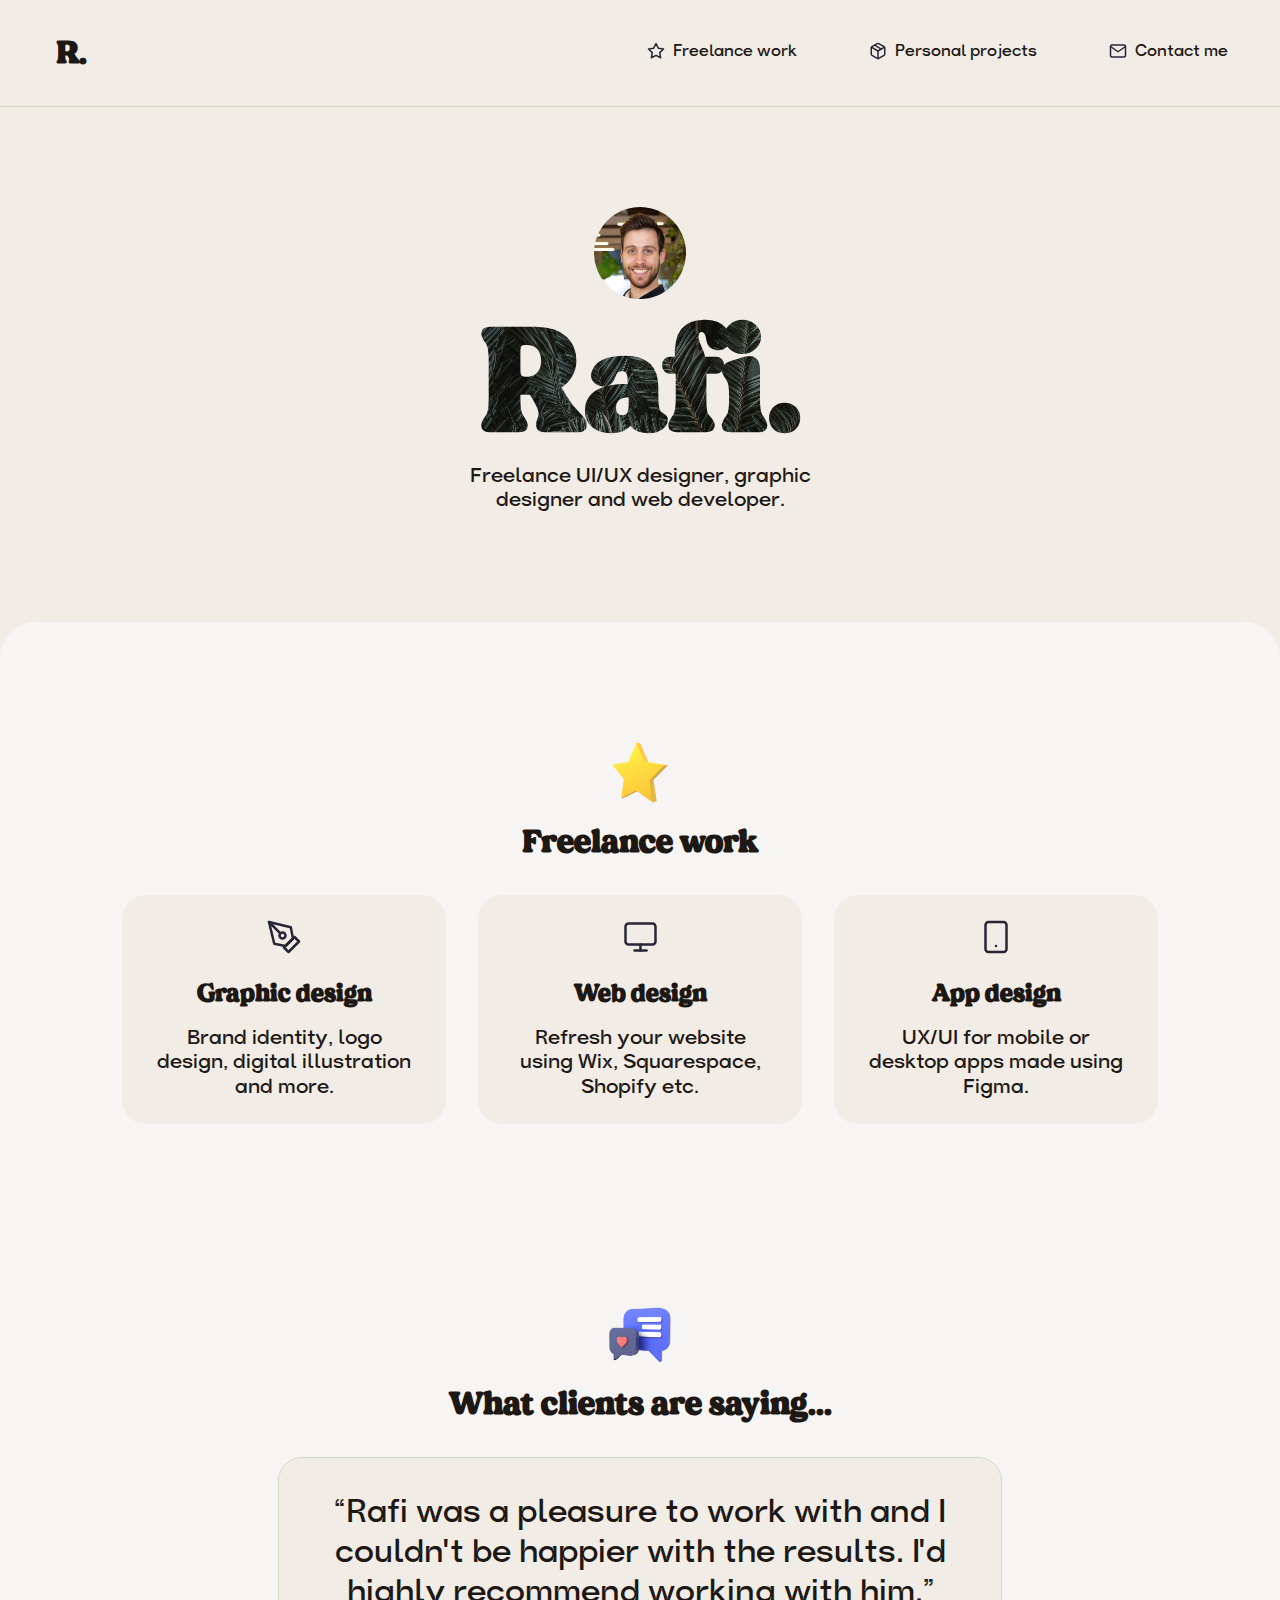
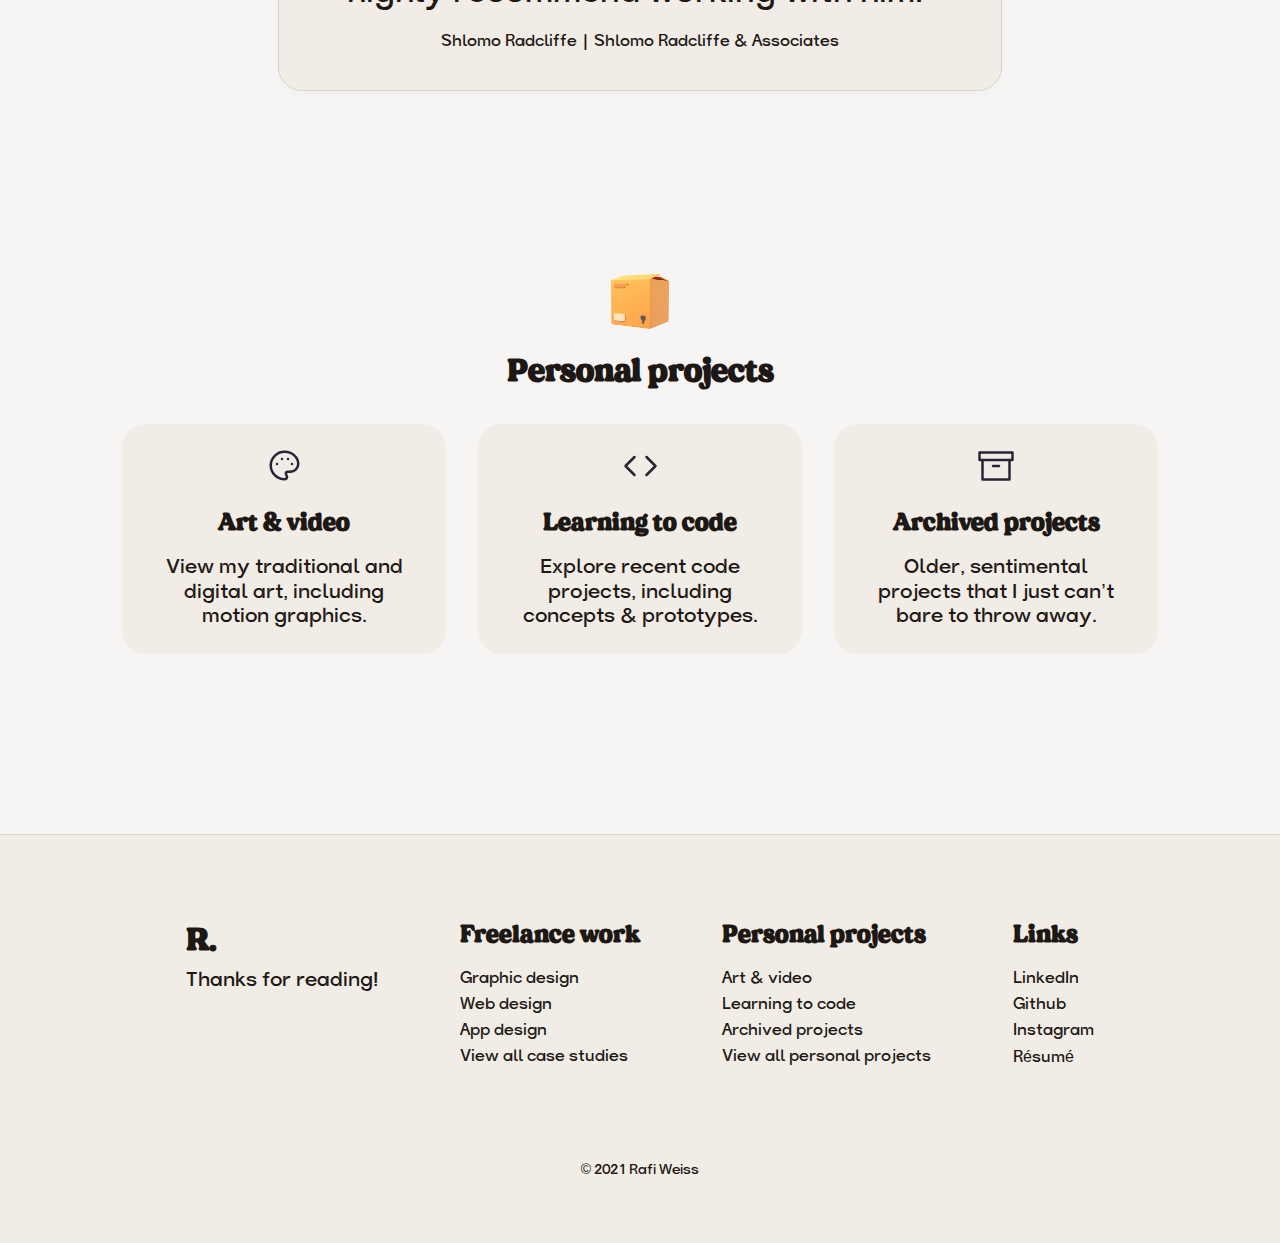
<file: index.html>
<!DOCTYPE html>
<html lang="en">
	<head>
		<title>Rafi Weiss's Portfolio</title>
		<link rel="stylesheet" href="style.css" />
		<meta
			name="viewport"
			content="width=device-width,initial-scale=1,minimum-scale=1"
		/>
		<meta charset="utf-8" />
		<script src="nav.js" defer></script>
	</head>

	<body>
		<header class="primary-header flex">
			<div class="logo">
				<a href="#">
					<h2>R.</h2>
				</a>
			</div>

			<button
				class="mobile-nav-toggle"
				aria-controls="primary-navigation"
				aria-expanded="false"
			>
				<span class="sr-only">Menu</span>
			</button>

			<nav>
				<ul
					id="primary-navigation"
					data-visible="false"
					class="primary-navigation flex"
				>
					<li>
						<a class="icon-link" href="freelance-work.html">
							<svg
								class="link-icon"
								width="18"
								height="18"
								viewBox="0 0 18 18"
								fill="none"
								xmlns="http://www.w3.org/2000/svg"
							>
								<path
									d="M9 1.5L11.3175 6.195L16.5 6.9525L12.75 10.605L13.635 15.765L9 13.3275L4.365 15.765L5.25 10.605L1.5 6.9525L6.6825 6.195L9 1.5Z"
									stroke="#272637"
									stroke-width="1.5"
									stroke-linecap="round"
									stroke-linejoin="round"
								/>
							</svg>
							<span class="link-text">Freelance work</span>
						</a>
					</li>
					<li>
						<a class="icon-link" href="personal-projects.html">
							<svg
								class="link-icon"
								width="18"
								height="18"
								viewBox="0 0 18 18"
								fill="none"
								xmlns="http://www.w3.org/2000/svg"
							>
								<path
									d="M12.375 7.04973L5.625 3.15723"
									stroke="#272637"
									stroke-width="1.5"
									stroke-linecap="round"
									stroke-linejoin="round"
								/>
								<path
									d="M15.75 12.0004V6.00041C15.7497 5.73737 15.6803 5.47902 15.5487 5.25129C15.417 5.02355 15.2278 4.83444 15 4.70291L9.75 1.70291C9.52197 1.57126 9.2633 1.50195 9 1.50195C8.7367 1.50195 8.47803 1.57126 8.25 1.70291L3 4.70291C2.7722 4.83444 2.58299 5.02355 2.45135 5.25129C2.31971 5.47902 2.25027 5.73737 2.25 6.00041V12.0004C2.25027 12.2635 2.31971 12.5218 2.45135 12.7495C2.58299 12.9773 2.7722 13.1664 3 13.2979L8.25 16.2979C8.47803 16.4296 8.7367 16.4989 9 16.4989C9.2633 16.4989 9.52197 16.4296 9.75 16.2979L15 13.2979C15.2278 13.1664 15.417 12.9773 15.5487 12.7495C15.6803 12.5218 15.7497 12.2635 15.75 12.0004Z"
									stroke="#272637"
									stroke-width="1.5"
									stroke-linecap="round"
									stroke-linejoin="round"
								/>
								<path
									d="M2.45312 5.21973L9.00062 9.00723L15.5481 5.21973"
									stroke="#272637"
									stroke-width="1.5"
									stroke-linecap="round"
									stroke-linejoin="round"
								/>
								<path
									d="M9 16.56V9"
									stroke="#272637"
									stroke-width="1.5"
									stroke-linecap="round"
									stroke-linejoin="round"
								/>
							</svg>
							<span class="link-text">Personal projects</span>
						</a>
					</li>
					<li>
						<a class="icon-link" href="mailto:rafiweiss01@gmail.com">
							<svg
								class="link-icon"
								width="18"
								height="18"
								viewBox="0 0 18 18"
								fill="none"
								xmlns="http://www.w3.org/2000/svg"
							>
								<path
									d="M3 3H15C15.825 3 16.5 3.675 16.5 4.5V13.5C16.5 14.325 15.825 15 15 15H3C2.175 15 1.5 14.325 1.5 13.5V4.5C1.5 3.675 2.175 3 3 3Z"
									stroke="#272637"
									stroke-width="1.5"
									stroke-linecap="round"
									stroke-linejoin="round"
								/>
								<path
									d="M16.5 4.5L9 9.75L1.5 4.5"
									stroke="#272637"
									stroke-width="1.5"
									stroke-linecap="round"
									stroke-linejoin="round"
								/>
							</svg>
							<span class="link-text">Contact me</span>
						</a>
					</li>
				</ul>
				<div class="burger">
					<div class="line-1"></div>
					<div class="line-2"></div>
					<div class="line-3"></div>
				</div>
			</nav>
		</header>

		<main>
			<!------------------ HERO SECTION ------------------>

			<section class="hero-section">
				<img
					class="profile-photo"
					src="img/profile-pic-cropped.jpg"
					alt="profile picture"
				/>
				<h1 class="name">Rafi.</h1>
				<p class="hero-blurb">
					Freelance UI/UX designer, graphic designer and web developer.
				</p>
			</section>

			<!------------------ FREELANCE WORK SECTION ------------------>

			<section class="freelance-work-section">
				<div class="section-title">
					<img src="img/icons/Star_perspective_matte.png" alt="star icon" />
					<h2>Freelance work</h2>
				</div>

				<div class="card-container">
					<a class="card card-1" href="freelance-work.html">
						<div class="dimmer">
							<img src="img/icons/pen-tool-lg.svg" alt="pen-tool icon" />
							<h3>Graphic design</h3>
							<p>Brand identity, logo design, digital illustration and more.</p>
						</div>
						<div class="card-overlay">
							<div class="overlay-text">View case studies</div>
						</div>
					</a>
					<a class="card card-2" href="freelance-work.html">
						<div class="dimmer">
							<img src="img/icons/monitor-lg.svg" alt="monitor icon" />
							<h3>Web design</h3>
							<p>Refresh your website using Wix, Squarespace, Shopify etc.</p>
						</div>
						<div class="card-overlay">
							<div class="overlay-text">View case studies</div>
						</div>
					</a>
					<a class="card card-3" href="freelance-work.html">
						<div class="dimmer">
							<img src="img/icons/smartphone-lg.svg" alt="smartphone icon" />
							<h3>App design</h3>
							<p>UX/UI for mobile or desktop apps made using Figma.</p>
						</div>
						<div class="card-overlay">
							<div class="overlay-text">View case studies</div>
						</div>
					</a>
				</div>
			</section>

			<!------------------ CUSTOMER QUOTES SECTION ------------------>

			<section class="quotes-section">
				<div class="section-title">
					<img
						src="img/icons/Message_perspective_matte.png"
						alt="message icon"
					/>
					<h2>What clients are saying...</h2>
				</div>
				<div class="quote-container">
					<div class="quote-card">
						<p class="quote">
							“Rafi was a pleasure to work with and I couldn't be happier with
							the results. I'd highly recommend working with him.”
						</p>
						<p class="customer">
							Shlomo Radcliffe | Shlomo Radcliffe & Associates
						</p>
					</div>
				</div>
			</section>

			<!------------------ PERSONAL PROJECTS SECTION ------------------>
			<section class="personal-projects-section">
				<div class="section-title">
					<img src="img/icons/Box_perspective_matte.png" alt="box icon" />
					<h2>Personal projects</h2>
				</div>

				<div class="card-container">
					<a class="card card-4" href="personal-projects.html">
						<div class="dimmer">
							<img src="img/icons/palette-lg.svg" alt="palette icon" />
							<h3>Art & video</h3>
							<p>
								View my traditional and digital art, including motion graphics.
							</p>
						</div>
						<div class="card-overlay">
							<div class="overlay-text">View projects</div>
						</div>
					</a>
					<a class="card card-5" href="personal-projects.html">
						<div class="dimmer">
							<img src="img/icons/code-lg.svg" alt="code icon" />
							<h3>Learning to code</h3>
							<p>
								Explore recent code projects, including concepts & prototypes.
							</p>
						</div>
						<div class="card-overlay">
							<div class="overlay-text">View projects</div>
						</div>
					</a>
					<a class="card card-6" href="personal-projects.html">
						<div class="dimmer">
							<img src="img/icons/archive-lg.svg" alt="archive icon" />
							<h3>Archived projects</h3>
							<p>
								Older, sentimental projects that I just can’t bare to throw
								away.
							</p>
						</div>
						<div class="card-overlay">
							<div class="overlay-text">View projects</div>
						</div>
					</a>
				</div>
			</section>
		</main>

		<!------------------ FOOTER SECTION ------------------>

		<footer>
			<div class="footer-flex">
				<div class="footer-column">
					<h2>R.</h2>
					<p>Thanks for reading!</p>
				</div>
				<div class="footer-column">
					<h3>Freelance work</h3>
					<ul class="footer-social-links">
						<li>
							<a href="freelance-work.html">Graphic design</a>
						</li>
						<li>
							<a href="freelance-work.html">Web design</a>
						</li>
						<li>
							<a href="freelance-work.html">App design</a>
						</li>
						<li>
							<a href="freelance-work.html">View all case studies</a>
						</li>
					</ul>
				</div>
				<div class="footer-column">
					<h3>Personal projects</h3>
					<ul class="footer-info-links">
						<li>
							<a href="personal-projects.html">Art & video</a>
						</li>
						<li>
							<a href="personal-projects.html">Learning to code</a>
						</li>
						<li>
							<a href="personal-projects.html">Archived projects</a>
						</li>
						<li>
							<a href="personal-projects.html">View all personal projects</a>
						</li>
					</ul>
				</div>
				<div class="footer-column">
					<h3>Links</h3>
					<ul class="footer-contact-links">
						<li>
							<a href="https://www.linkedin.com/in/rafi-weiss-417165144/"
								>LinkedIn</a
							>
						</li>
						<li>
							<a href="https://github.com/r4weiss">Github</a>
						</li>
						<li>
							<a href="https://www.instagram.com/rafi_weiss/">Instagram</a>
						</li>
						<li>
							<a href="#">Résumé</a>
						</li>
					</ul>
				</div>
			</div>
			<div class="footer-copyright">
				<p>© 2021 Rafi Weiss</p>
			</div>
		</footer>

		<!-- <script src="app.js"></script> -->
	</body>
</html>
</file>
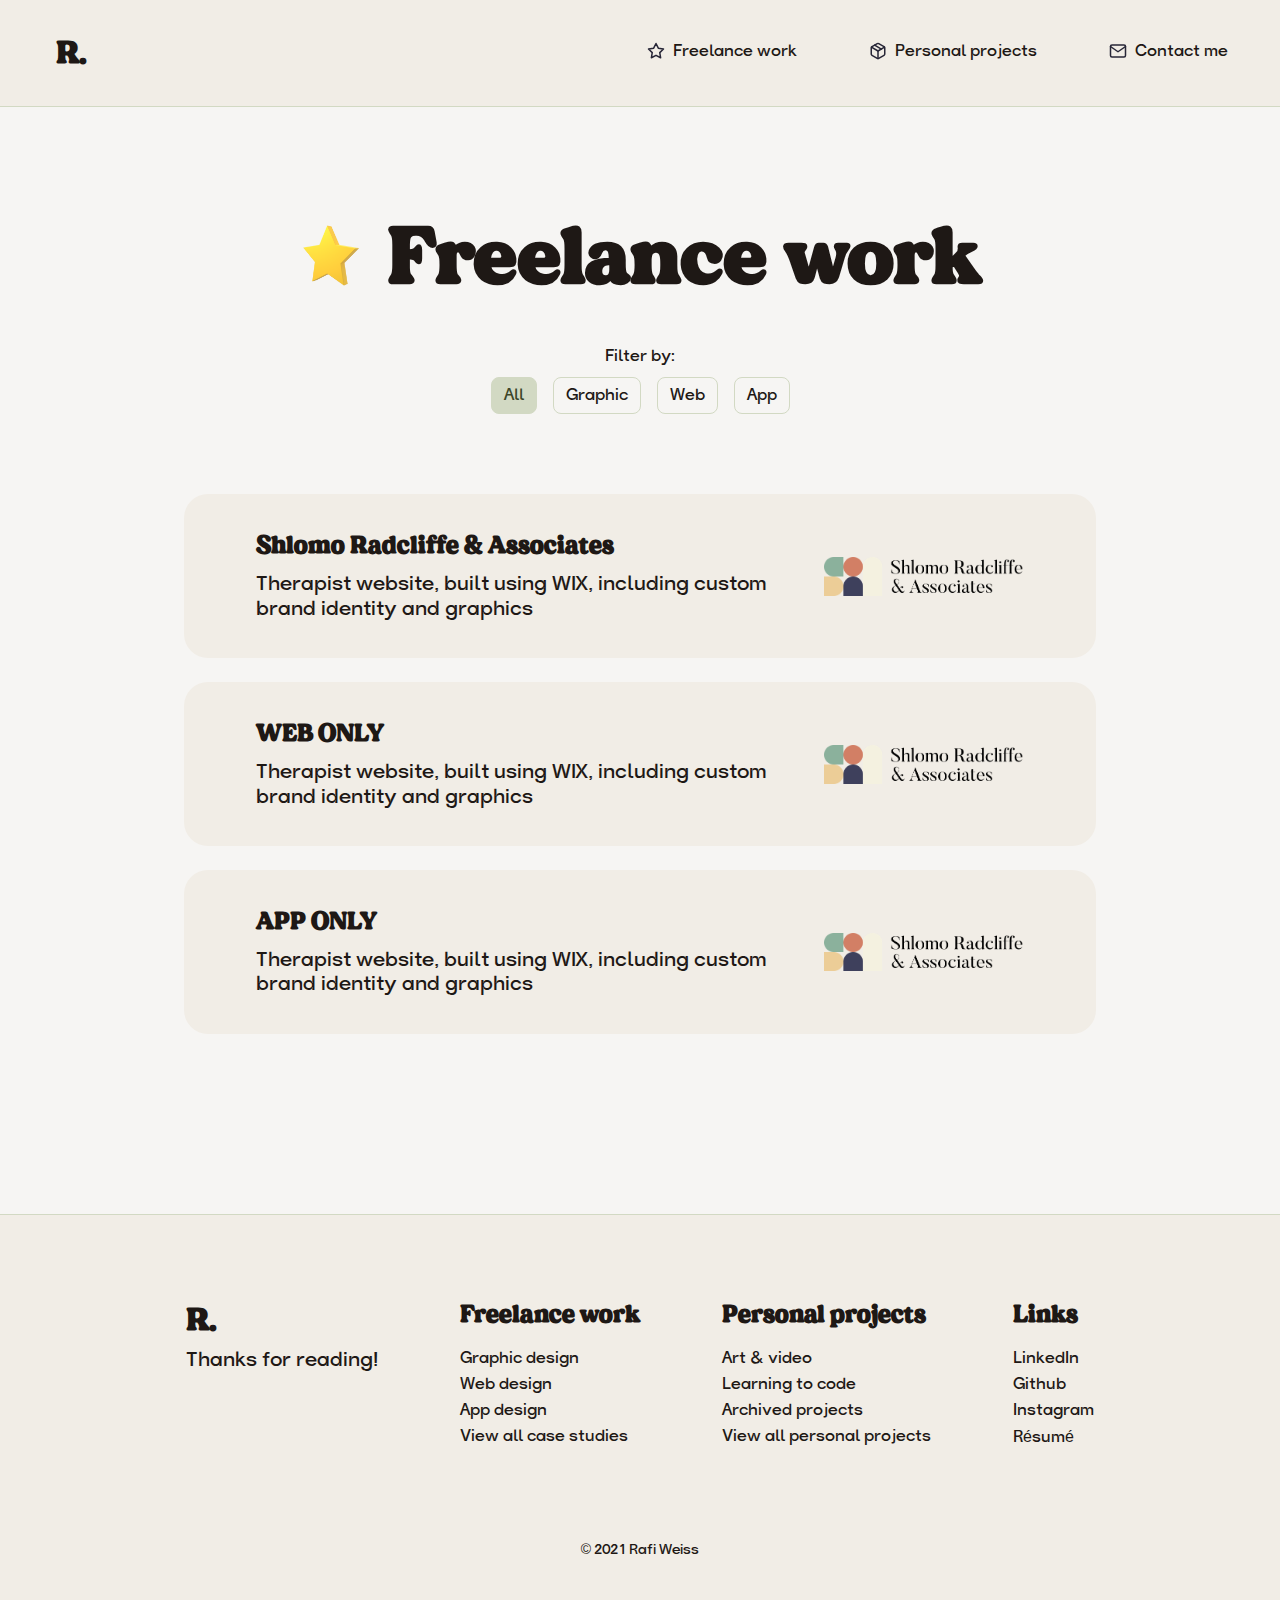
<file: freelance-work.html>
<!DOCTYPE html>
<html lang="en">
	<head>
		<title>Rafi Weiss's Portfolio</title>
		<link rel="stylesheet" href="style.css" />
		<meta
			name="viewport"
			content="width=device-width,initial-scale=1,minimum-scale=1"
		/>
		<meta charset="utf-8" />
		<script src="nav.js" defer></script>
	</head>
	<body>
		<header class="primary-header flex">
			<div class="logo">
				<a href="index.html">
					<h2>R.</h2>
				</a>
			</div>

			<button
				class="mobile-nav-toggle"
				aria-controls="primary-navigation"
				aria-expanded="false"
			>
				<span class="sr-only">Menu</span>
			</button>

			<nav>
				<ul
					id="primary-navigation"
					data-visible="false"
					class="primary-navigation flex"
				>
					<li>
						<a class="icon-link" href="freelance-work.html">
							<svg
								class="link-icon"
								width="18"
								height="18"
								viewBox="0 0 18 18"
								fill="none"
								xmlns="http://www.w3.org/2000/svg"
							>
								<path
									d="M9 1.5L11.3175 6.195L16.5 6.9525L12.75 10.605L13.635 15.765L9 13.3275L4.365 15.765L5.25 10.605L1.5 6.9525L6.6825 6.195L9 1.5Z"
									stroke="#272637"
									stroke-width="1.5"
									stroke-linecap="round"
									stroke-linejoin="round"
								/>
							</svg>
							<span class="link-text">Freelance work</span>
						</a>
					</li>
					<li>
						<a class="icon-link" href="personal-projects.html">
							<svg
								class="link-icon"
								width="18"
								height="18"
								viewBox="0 0 18 18"
								fill="none"
								xmlns="http://www.w3.org/2000/svg"
							>
								<path
									d="M12.375 7.04973L5.625 3.15723"
									stroke="#272637"
									stroke-width="1.5"
									stroke-linecap="round"
									stroke-linejoin="round"
								/>
								<path
									d="M15.75 12.0004V6.00041C15.7497 5.73737 15.6803 5.47902 15.5487 5.25129C15.417 5.02355 15.2278 4.83444 15 4.70291L9.75 1.70291C9.52197 1.57126 9.2633 1.50195 9 1.50195C8.7367 1.50195 8.47803 1.57126 8.25 1.70291L3 4.70291C2.7722 4.83444 2.58299 5.02355 2.45135 5.25129C2.31971 5.47902 2.25027 5.73737 2.25 6.00041V12.0004C2.25027 12.2635 2.31971 12.5218 2.45135 12.7495C2.58299 12.9773 2.7722 13.1664 3 13.2979L8.25 16.2979C8.47803 16.4296 8.7367 16.4989 9 16.4989C9.2633 16.4989 9.52197 16.4296 9.75 16.2979L15 13.2979C15.2278 13.1664 15.417 12.9773 15.5487 12.7495C15.6803 12.5218 15.7497 12.2635 15.75 12.0004Z"
									stroke="#272637"
									stroke-width="1.5"
									stroke-linecap="round"
									stroke-linejoin="round"
								/>
								<path
									d="M2.45312 5.21973L9.00062 9.00723L15.5481 5.21973"
									stroke="#272637"
									stroke-width="1.5"
									stroke-linecap="round"
									stroke-linejoin="round"
								/>
								<path
									d="M9 16.56V9"
									stroke="#272637"
									stroke-width="1.5"
									stroke-linecap="round"
									stroke-linejoin="round"
								/>
							</svg>
							<span class="link-text">Personal projects</span>
						</a>
					</li>
					<li>
						<a class="icon-link" href="mailto:rafiweiss01@gmail.com">
							<svg
								class="link-icon"
								width="18"
								height="18"
								viewBox="0 0 18 18"
								fill="none"
								xmlns="http://www.w3.org/2000/svg"
							>
								<path
									d="M3 3H15C15.825 3 16.5 3.675 16.5 4.5V13.5C16.5 14.325 15.825 15 15 15H3C2.175 15 1.5 14.325 1.5 13.5V4.5C1.5 3.675 2.175 3 3 3Z"
									stroke="#272637"
									stroke-width="1.5"
									stroke-linecap="round"
									stroke-linejoin="round"
								/>
								<path
									d="M16.5 4.5L9 9.75L1.5 4.5"
									stroke="#272637"
									stroke-width="1.5"
									stroke-linecap="round"
									stroke-linejoin="round"
								/>
							</svg>
							<span class="link-text">Contact me</span>
						</a>
					</li>
				</ul>
				<div class="burger">
					<div class="line-1"></div>
					<div class="line-2"></div>
					<div class="line-3"></div>
				</div>
			</nav>
		</header>

		<main>
			<!------------------ TITLE & FILTER SECTION ------------------>

			<section>
				<div class="page-title">
					<img src="img/icons/Star_perspective_matte.png" alt="star icon" />
					<h1 class="page-title-text">Freelance work</h1>
				</div>

				<div class="page-filter freelance-filter">
					<p>Filter by:</p>
					<ul class="filter-list">
						<li class="filter-option filter-active" data-filter="all">All</li>
						<li class="filter-option" data-filter="graphic">Graphic</li>
						<li class="filter-option" data-filter="web">Web</li>
						<li class="filter-option" data-filter="app">App</li>
					</ul>
				</div>
			</section>

			<!------------------ CASE STUDY SECTION ------------------>

			<section class="case-study-list">
				<ul>
					<li class="case-study" data-item="web">
						<a href="shlomo-radcliffe-and-associates.html">
							<img
								src="img/shlomo-radcliffe-and-associates/shlomo-radcliffe-logo.png"
								alt="shlomo radcliffe & associates logo"
								class="case-study-logo contain"
							/>
							<div class="case-study-title">
								<h3>Shlomo Radcliffe & Associates</h3>
								<p>
									Therapist website, built using WIX, including custom brand
									identity and graphics
								</p>
							</div>
							<div class="case-study-overlay">
								<div class="overlay-text">Open case study</div>
							</div>
						</a>
					</li>
					<li class="case-study" data-item="graphic">
						<a href="shlomo-radcliffe-and-associates.html">
							<img
								src="img/shlomo-radcliffe-and-associates/shlomo-radcliffe-logo.png"
								alt="shlomo radcliffe & associates logo"
								class="case-study-logo contain"
							/>
							<div class="case-study-title">
								<h3>WEB ONLY</h3>
								<p>
									Therapist website, built using WIX, including custom brand
									identity and graphics
								</p>
							</div>
							<div class="case-study-overlay">
								<div class="overlay-text">Open case study</div>
							</div>
						</a>
					</li>
					<li class="case-study" data-item="app">
						<a href="shlomo-radcliffe-and-associates.html">
							<img
								src="img/shlomo-radcliffe-and-associates/shlomo-radcliffe-logo.png"
								alt="shlomo radcliffe & associates logo"
								class="case-study-logo contain"
							/>
							<div class="case-study-title">
								<h3>APP ONLY</h3>
								<p>
									Therapist website, built using WIX, including custom brand
									identity and graphics
								</p>
							</div>
							<div class="case-study-overlay">
								<div class="overlay-text">Open case study</div>
							</div>
						</a>
					</li>
				</ul>
			</section>
		</main>

		<!------------------ FOOTER SECTION ------------------>

		<footer>
			<div class="footer-flex">
				<div class="footer-column">
					<h2>R.</h2>
					<p>Thanks for reading!</p>
				</div>
				<div class="footer-column">
					<h3>Freelance work</h3>
					<ul class="footer-social-links">
						<li>
							<a href="freelance-work.html">Graphic design</a>
						</li>
						<li>
							<a href="freelance-work.html">Web design</a>
						</li>
						<li>
							<a href="freelance-work.html">App design</a>
						</li>
						<li>
							<a href="freelance-work.html">View all case studies</a>
						</li>
					</ul>
				</div>
				<div class="footer-column">
					<h3>Personal projects</h3>
					<ul class="footer-info-links">
						<li>
							<a href="personal-projects.html">Art & video</a>
						</li>
						<li>
							<a href="personal-projects.html">Learning to code</a>
						</li>
						<li>
							<a href="personal-projects.html">Archived projects</a>
						</li>
						<li>
							<a href="personal-projects.html">View all personal projects</a>
						</li>
					</ul>
				</div>
				<div class="footer-column">
					<h3>Links</h3>
					<ul class="footer-contact-links">
						<li>
							<a href="https://www.linkedin.com/in/rafi-weiss-417165144/"
								>LinkedIn</a
							>
						</li>
						<li>
							<a href="https://github.com/r4weiss">Github</a>
						</li>
						<li>
							<a href="https://www.instagram.com/rafi_weiss/">Instagram</a>
						</li>
						<li>
							<a href="#">Résumé</a>
						</li>
					</ul>
				</div>
			</div>
			<div class="footer-copyright">
				<p>© 2021 Rafi Weiss</p>
			</div>
		</footer>

		<script src="filter.js"></script>
	</body>
</html>
</file>
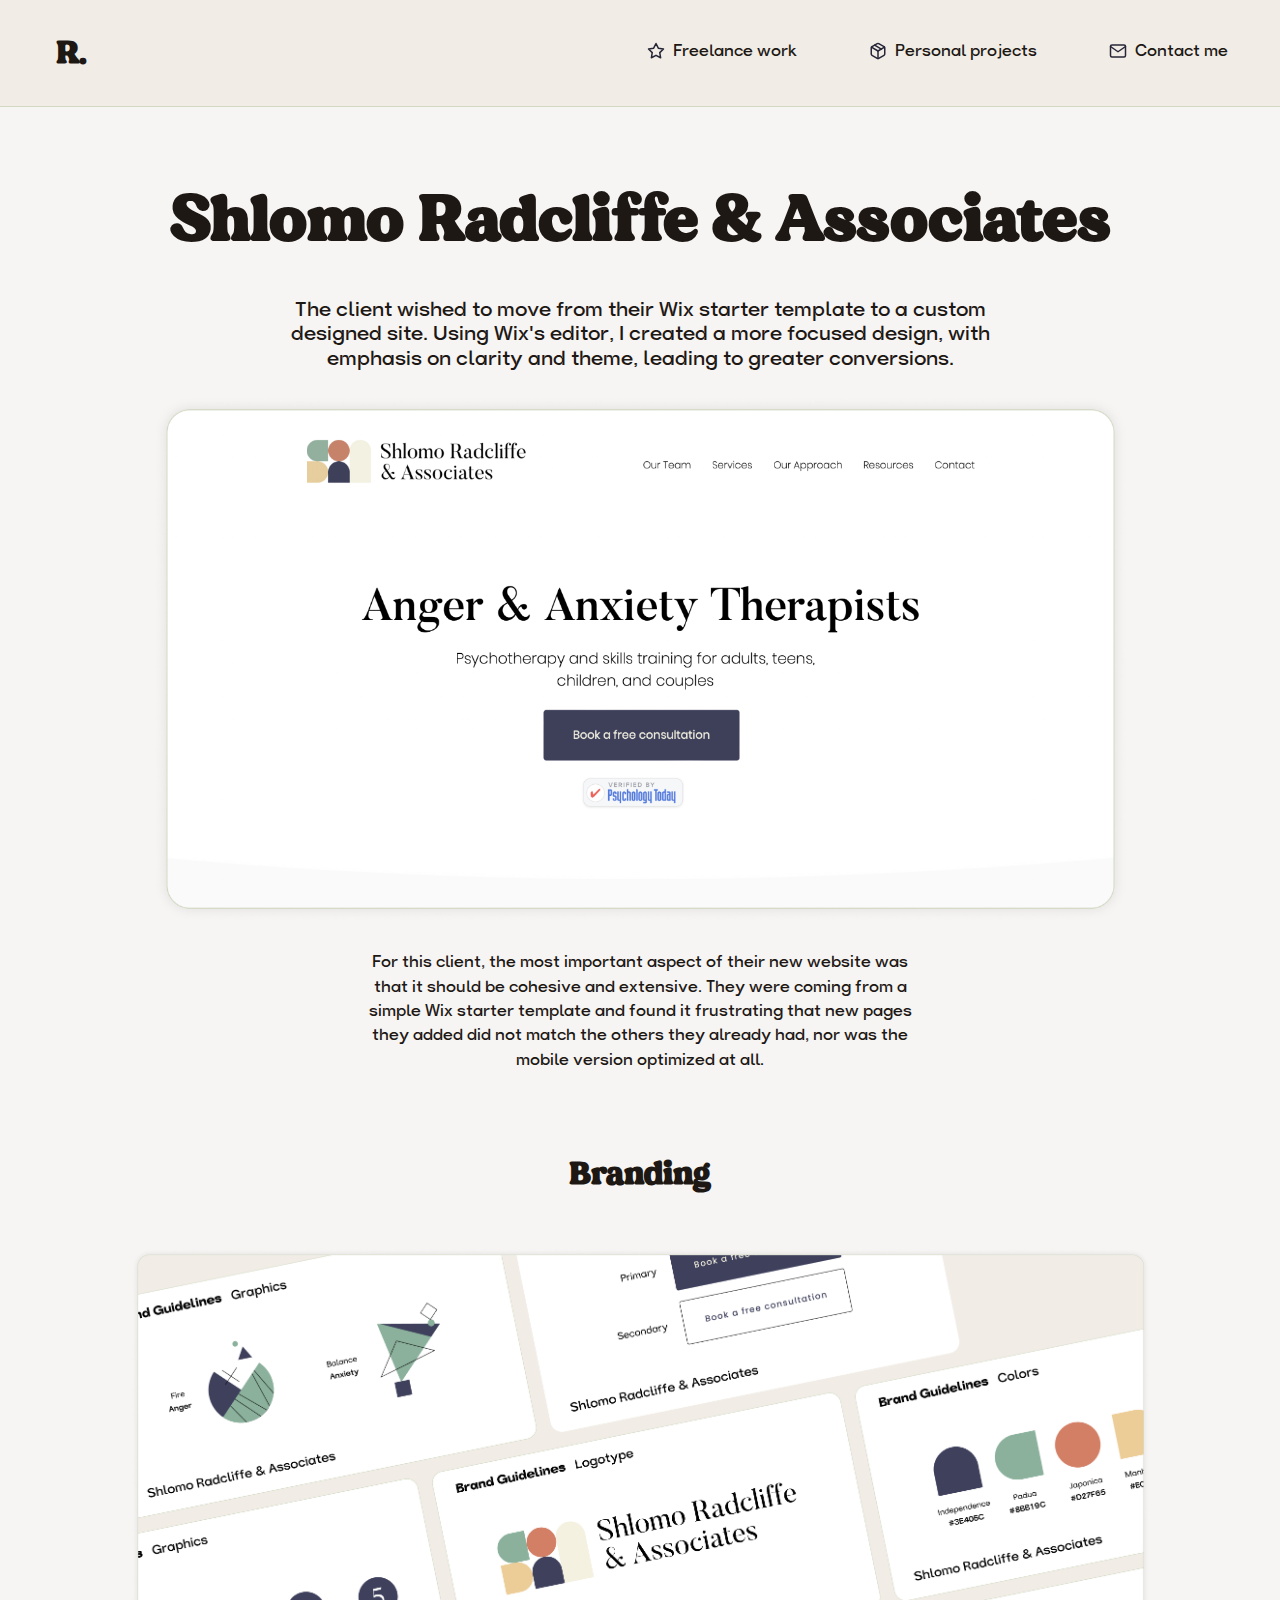
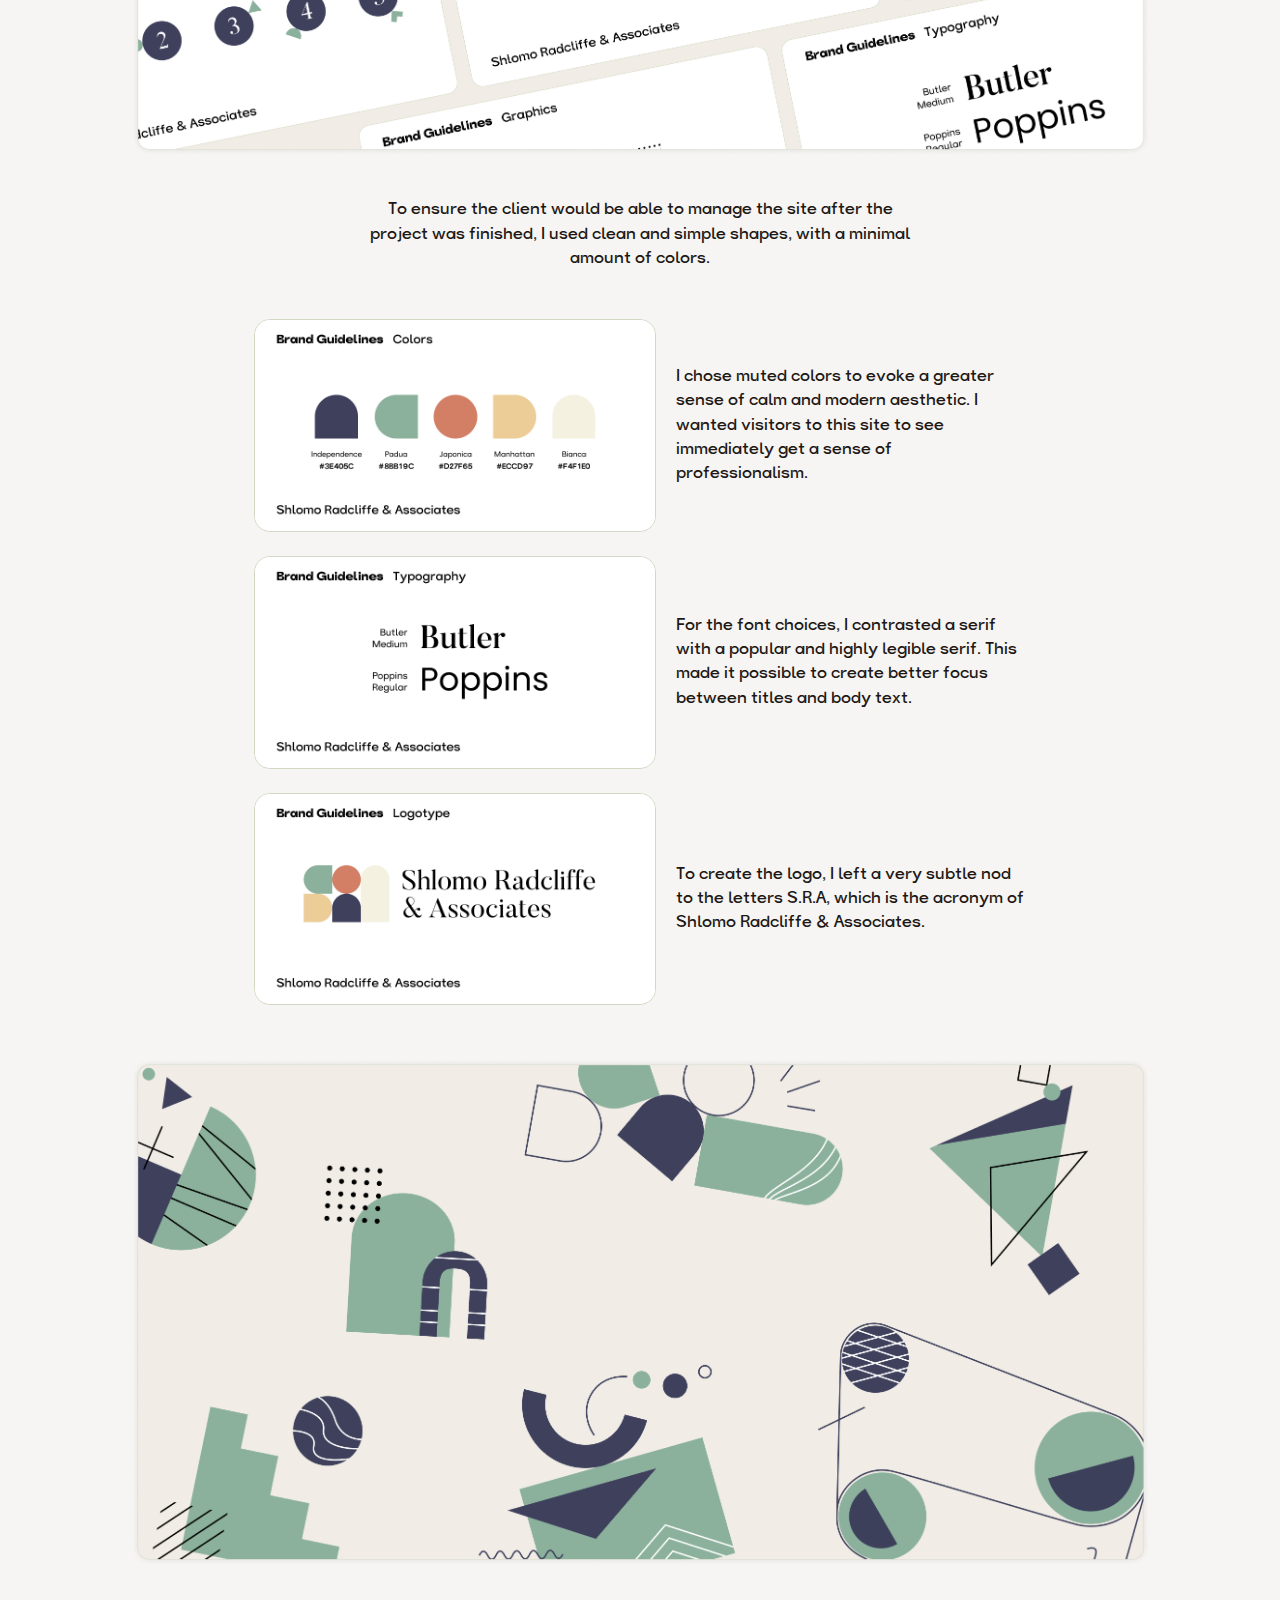
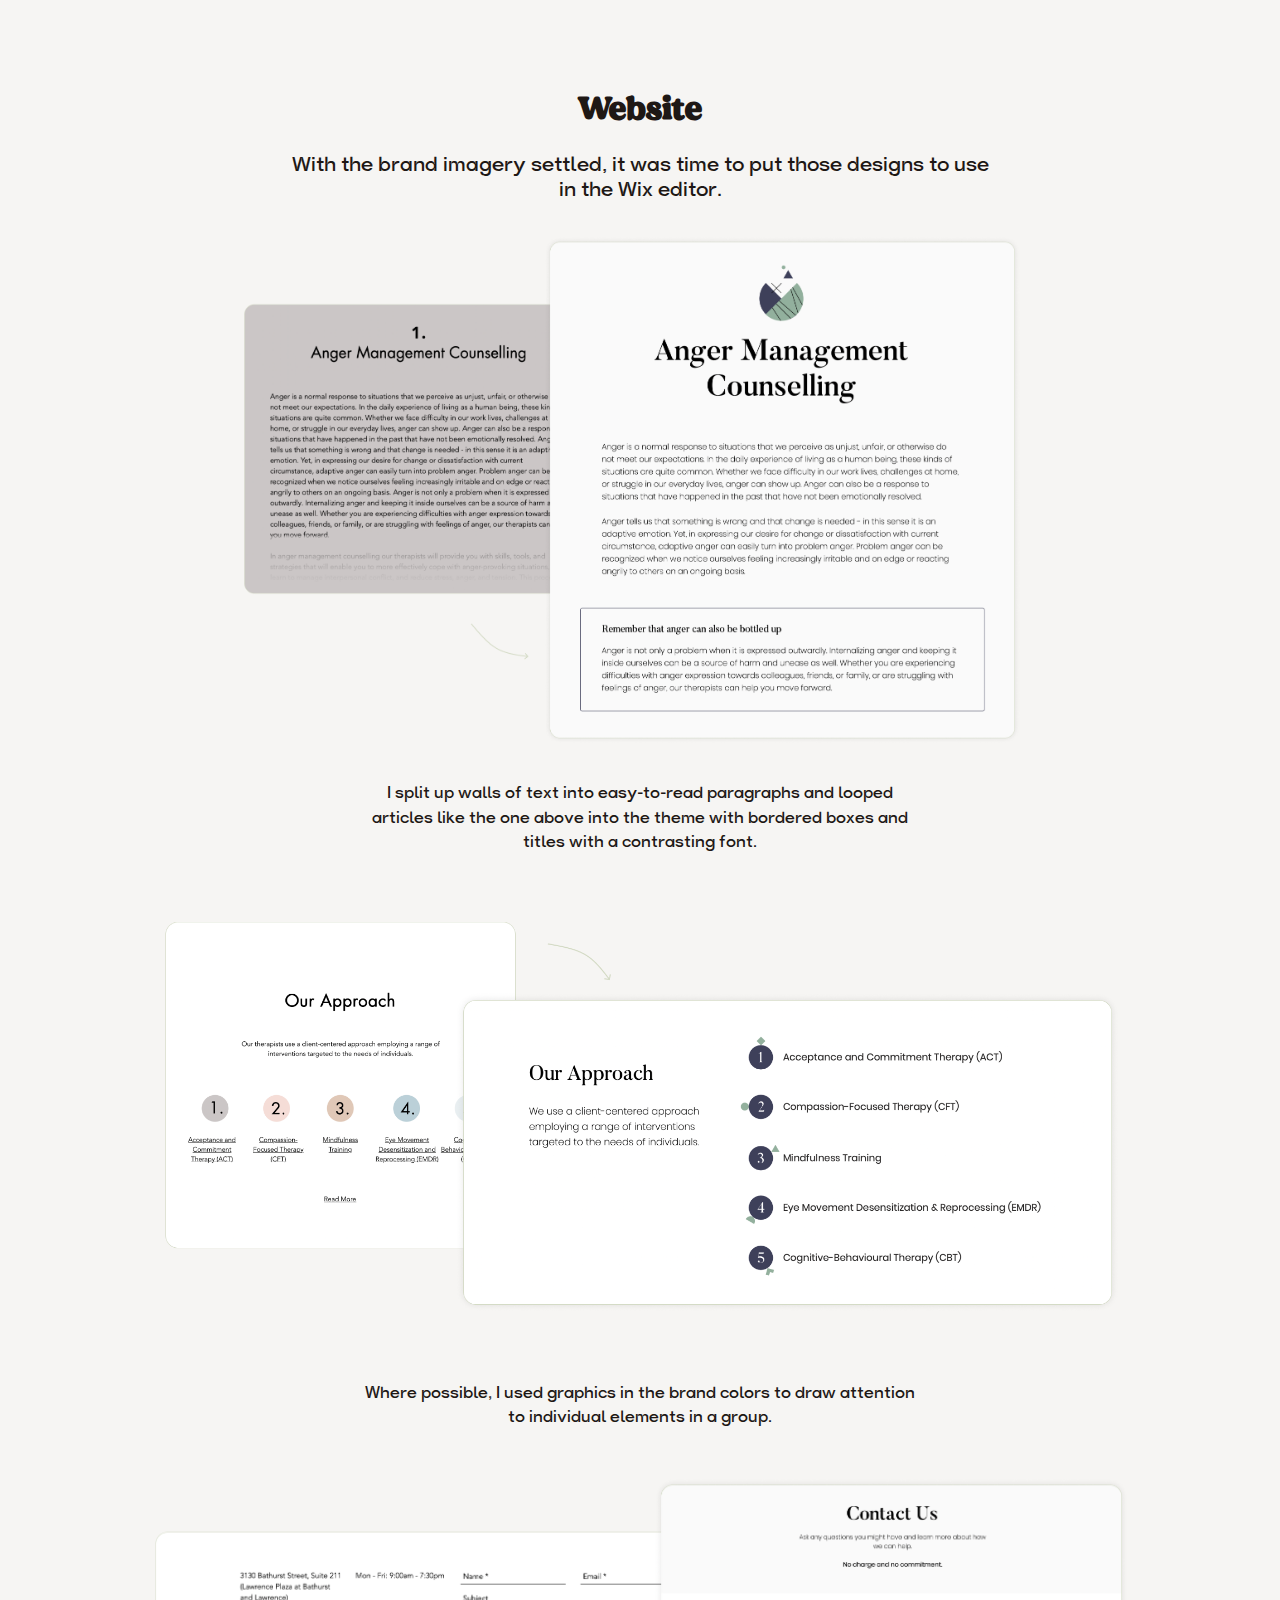
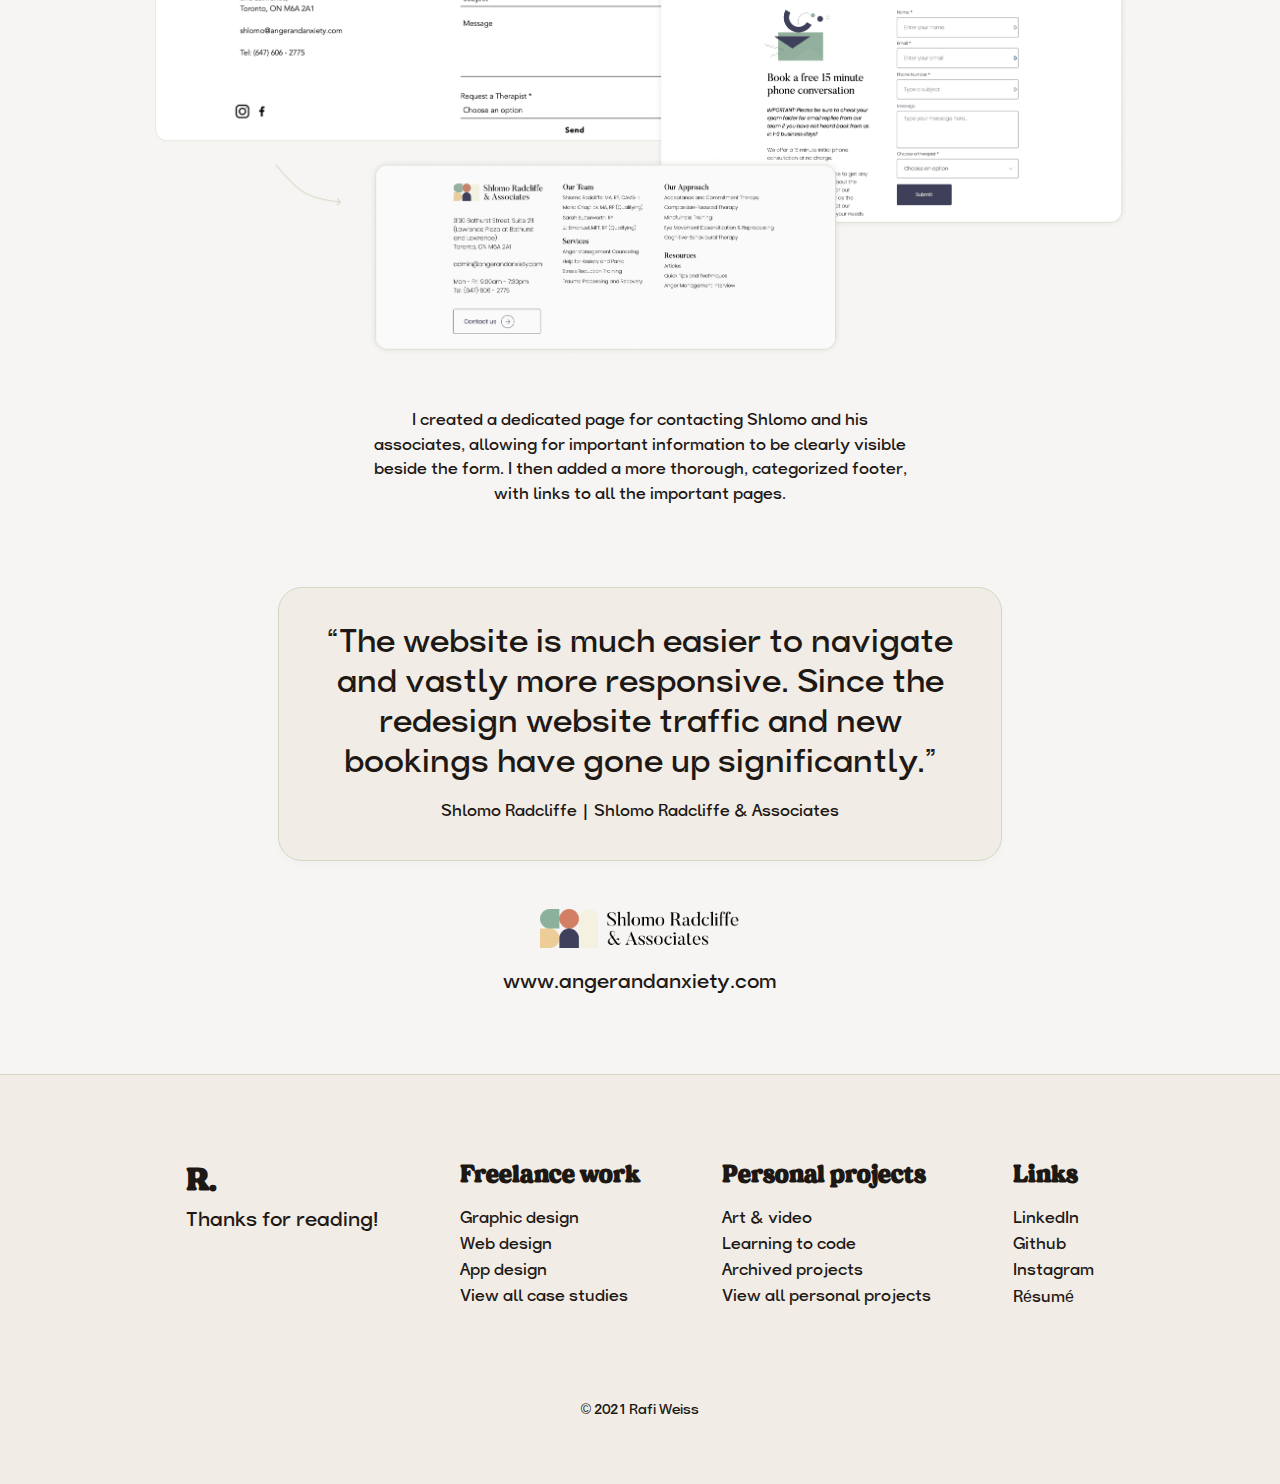
<file: shlomo-radcliffe-and-associates.html>
<!DOCTYPE html>
<html lang="en">
	<head>
		<title>Rafi Weiss's Portfolio</title>
		<link rel="stylesheet" href="style.css" />
		<meta
			name="viewport"
			content="width=device-width,initial-scale=1,minimum-scale=1"
		/>
		<meta charset="utf-8" />
		<script src="nav.js" defer></script>
	</head>

	<body>
		<header class="primary-header flex">
			<div class="logo">
				<a href="index.html">
					<h2>R.</h2>
				</a>
			</div>

			<button
				class="mobile-nav-toggle"
				aria-controls="primary-navigation"
				aria-expanded="false"
			>
				<span class="sr-only">Menu</span>
			</button>

			<nav>
				<ul
					id="primary-navigation"
					data-visible="false"
					class="primary-navigation flex"
				>
					<li>
						<a class="icon-link" href="freelance-work.html">
							<svg
								class="link-icon"
								width="18"
								height="18"
								viewBox="0 0 18 18"
								fill="none"
								xmlns="http://www.w3.org/2000/svg"
							>
								<path
									d="M9 1.5L11.3175 6.195L16.5 6.9525L12.75 10.605L13.635 15.765L9 13.3275L4.365 15.765L5.25 10.605L1.5 6.9525L6.6825 6.195L9 1.5Z"
									stroke="#272637"
									stroke-width="1.5"
									stroke-linecap="round"
									stroke-linejoin="round"
								/>
							</svg>
							<span class="link-text">Freelance work</span>
						</a>
					</li>
					<li>
						<a class="icon-link" href="personal-projects.html">
							<svg
								class="link-icon"
								width="18"
								height="18"
								viewBox="0 0 18 18"
								fill="none"
								xmlns="http://www.w3.org/2000/svg"
							>
								<path
									d="M12.375 7.04973L5.625 3.15723"
									stroke="#272637"
									stroke-width="1.5"
									stroke-linecap="round"
									stroke-linejoin="round"
								/>
								<path
									d="M15.75 12.0004V6.00041C15.7497 5.73737 15.6803 5.47902 15.5487 5.25129C15.417 5.02355 15.2278 4.83444 15 4.70291L9.75 1.70291C9.52197 1.57126 9.2633 1.50195 9 1.50195C8.7367 1.50195 8.47803 1.57126 8.25 1.70291L3 4.70291C2.7722 4.83444 2.58299 5.02355 2.45135 5.25129C2.31971 5.47902 2.25027 5.73737 2.25 6.00041V12.0004C2.25027 12.2635 2.31971 12.5218 2.45135 12.7495C2.58299 12.9773 2.7722 13.1664 3 13.2979L8.25 16.2979C8.47803 16.4296 8.7367 16.4989 9 16.4989C9.2633 16.4989 9.52197 16.4296 9.75 16.2979L15 13.2979C15.2278 13.1664 15.417 12.9773 15.5487 12.7495C15.6803 12.5218 15.7497 12.2635 15.75 12.0004Z"
									stroke="#272637"
									stroke-width="1.5"
									stroke-linecap="round"
									stroke-linejoin="round"
								/>
								<path
									d="M2.45312 5.21973L9.00062 9.00723L15.5481 5.21973"
									stroke="#272637"
									stroke-width="1.5"
									stroke-linecap="round"
									stroke-linejoin="round"
								/>
								<path
									d="M9 16.56V9"
									stroke="#272637"
									stroke-width="1.5"
									stroke-linecap="round"
									stroke-linejoin="round"
								/>
							</svg>
							<span class="link-text">Personal projects</span>
						</a>
					</li>
					<li>
						<a class="icon-link" href="mailto:rafiweiss01@gmail.com">
							<svg
								class="link-icon"
								width="18"
								height="18"
								viewBox="0 0 18 18"
								fill="none"
								xmlns="http://www.w3.org/2000/svg"
							>
								<path
									d="M3 3H15C15.825 3 16.5 3.675 16.5 4.5V13.5C16.5 14.325 15.825 15 15 15H3C2.175 15 1.5 14.325 1.5 13.5V4.5C1.5 3.675 2.175 3 3 3Z"
									stroke="#272637"
									stroke-width="1.5"
									stroke-linecap="round"
									stroke-linejoin="round"
								/>
								<path
									d="M16.5 4.5L9 9.75L1.5 4.5"
									stroke="#272637"
									stroke-width="1.5"
									stroke-linecap="round"
									stroke-linejoin="round"
								/>
							</svg>
							<span class="link-text">Contact me</span>
						</a>
					</li>
				</ul>
				<div class="burger">
					<div class="line-1"></div>
					<div class="line-2"></div>
					<div class="line-3"></div>
				</div>
			</nav>
		</header>

		<main>
			<!----------------------- HERO ------------------------>
			<section class="case-study-page-hero case-study-section">
				<h1>Shlomo Radcliffe & Associates</h1>
				<p class="case-study-subtitle">
					The client wished to move from their Wix starter template to a custom
					designed site. Using Wix's editor, I created a more focused design,
					with emphasis on clarity and theme, leading to greater conversions.
				</p>
				<img
					src="img/shlomo-radcliffe-and-associates/hero.png"
					alt="banner image"
					class="case-study-banner"
				/>
				<p class="case-study-brief">
					For this client, the most important aspect of their new website was
					that it should be cohesive and extensive. They were coming from a
					simple Wix starter template and found it frustrating that new pages
					they added did not match the others they already had, nor was the
					mobile version optimized at all.
				</p>
			</section>

			<!----------------------- BRANDING ------------------------>
			<section class="case-study-section branding-section">
				<h2>Branding</h2>
				<p class="case-study-subtitle"></p>
				<img
					src="img/shlomo-radcliffe-and-associates/brand guidelines.png"
					alt="banner image"
					class="case-study-banner"
				/>
				<p class="case-study-brief">
					To ensure the client would be able to manage the site after the
					project was finished, I used clean and simple shapes, with a minimal
					amount of colors.
				</p>
				<div class="case-study-image-set">
					<ul>
						<li>
							<img
								src="img/shlomo-radcliffe-and-associates/colors.png"
								alt=""
								class="case-study-image"
							/>
							<p>
								I chose muted colors to evoke a greater sense of calm and modern
								aesthetic. I wanted visitors to this site to see immediately get
								a sense of professionalism.
							</p>
						</li>
						<li>
							<img
								src="img/shlomo-radcliffe-and-associates/typography.png"
								alt=""
								class="case-study-image"
							/>
							<p>
								For the font choices, I contrasted a serif with a popular and
								highly legible serif. This made it possible to create better
								focus between titles and body text.
							</p>
						</li>
						<li>
							<img
								src="img/shlomo-radcliffe-and-associates/logotype.png"
								alt=""
								class="case-study-image"
							/>
							<p>
								To create the logo, I left a very subtle nod to the letters
								S.R.A, which is the acronym of Shlomo Radcliffe & Associates.
							</p>
						</li>
					</ul>
				</div>

				<img
					src="img/shlomo-radcliffe-and-associates/graphics banner.png"
					alt="banner image"
					class="case-study-banner"
				/>
			</section>

			<!----------------------- WEBSITE ------------------------>
			<section class="case-study-section">
				<h2>Website</h2>
				<p class="case-study-subtitle">
					With the brand imagery settled, it was time to put those designs to
					use in the Wix editor.
				</p>
				<img
					src="img/shlomo-radcliffe-and-associates/anger management counselling.png"
					alt="banner image"
					class="case-study-banner"
				/>
				<p class="case-study-brief">
					I split up walls of text into easy-to-read paragraphs and looped
					articles like the one above into the theme with bordered boxes and
					titles with a contrasting font.
				</p>
				<img
					src="img/shlomo-radcliffe-and-associates/our approach.png"
					alt="banner image"
					class="case-study-banner"
				/>
				<p class="case-study-brief">
					Where possible, I used graphics in the brand colors to draw attention
					to individual elements in a group.
				</p>
				<img
					src="img/shlomo-radcliffe-and-associates/contact and footer.png"
					alt="banner image"
					class="case-study-banner"
				/>
				<p class="case-study-brief">
					I created a dedicated page for contacting Shlomo and his associates,
					allowing for important information to be clearly visible beside the
					form. I then added a more thorough, categorized footer, with links to
					all the important pages.
				</p>
			</section>
			<!----------------------- QUOTE and LOGO ------------------------>
			<section class="case-study-section">
				<div class="quote-container">
					<div class="quote-card">
						<p class="quote">
							“The website is much easier to navigate and vastly more
							responsive. Since the redesign website traffic and new bookings
							have gone up significantly.”
						</p>
						<p class="customer">
							Shlomo Radcliffe | Shlomo Radcliffe & Associates
						</p>
					</div>
				</div>
				<div class="link-to-client-site">
					<img
						class="client-logo"
						src="img/shlomo-radcliffe-and-associates/shlomo-radcliffe-logo.png"
						alt="Shlomo Radcliffe and Associates Logo"
					/>
					<a href="">www.angerandanxiety.com</a>
				</div>
			</section>
		</main>

		<footer>
			<div class="footer-flex">
				<div class="footer-column">
					<h2>R.</h2>
					<p>Thanks for reading!</p>
				</div>
				<div class="footer-column">
					<h3>Freelance work</h3>
					<ul class="footer-social-links">
						<li>
							<a href="freelance-work.html">Graphic design</a>
						</li>
						<li>
							<a href="freelance-work.html">Web design</a>
						</li>
						<li>
							<a href="freelance-work.html">App design</a>
						</li>
						<li>
							<a href="freelance-work.html">View all case studies</a>
						</li>
					</ul>
				</div>
				<div class="footer-column">
					<h3>Personal projects</h3>
					<ul class="footer-info-links">
						<li>
							<a href="personal-projects.html">Art & video</a>
						</li>
						<li>
							<a href="personal-projects.html">Learning to code</a>
						</li>
						<li>
							<a href="personal-projects.html">Archived projects</a>
						</li>
						<li>
							<a href="personal-projects.html">View all personal projects</a>
						</li>
					</ul>
				</div>
				<div class="footer-column">
					<h3>Links</h3>
					<ul class="footer-contact-links">
						<li>
							<a href="https://www.linkedin.com/in/rafi-weiss-417165144/"
								>LinkedIn</a
							>
						</li>
						<li>
							<a href="https://github.com/r4weiss">Github</a>
						</li>
						<li>
							<a href="https://www.instagram.com/rafi_weiss/">Instagram</a>
						</li>
						<li>
							<a href="#">Résumé</a>
						</li>
					</ul>
				</div>
			</div>
			<div class="footer-copyright">
				<p>© 2021 Rafi Weiss</p>
			</div>
		</footer>

		<!-- <script src="app.js"></script> -->
	</body>
</html>
</file>
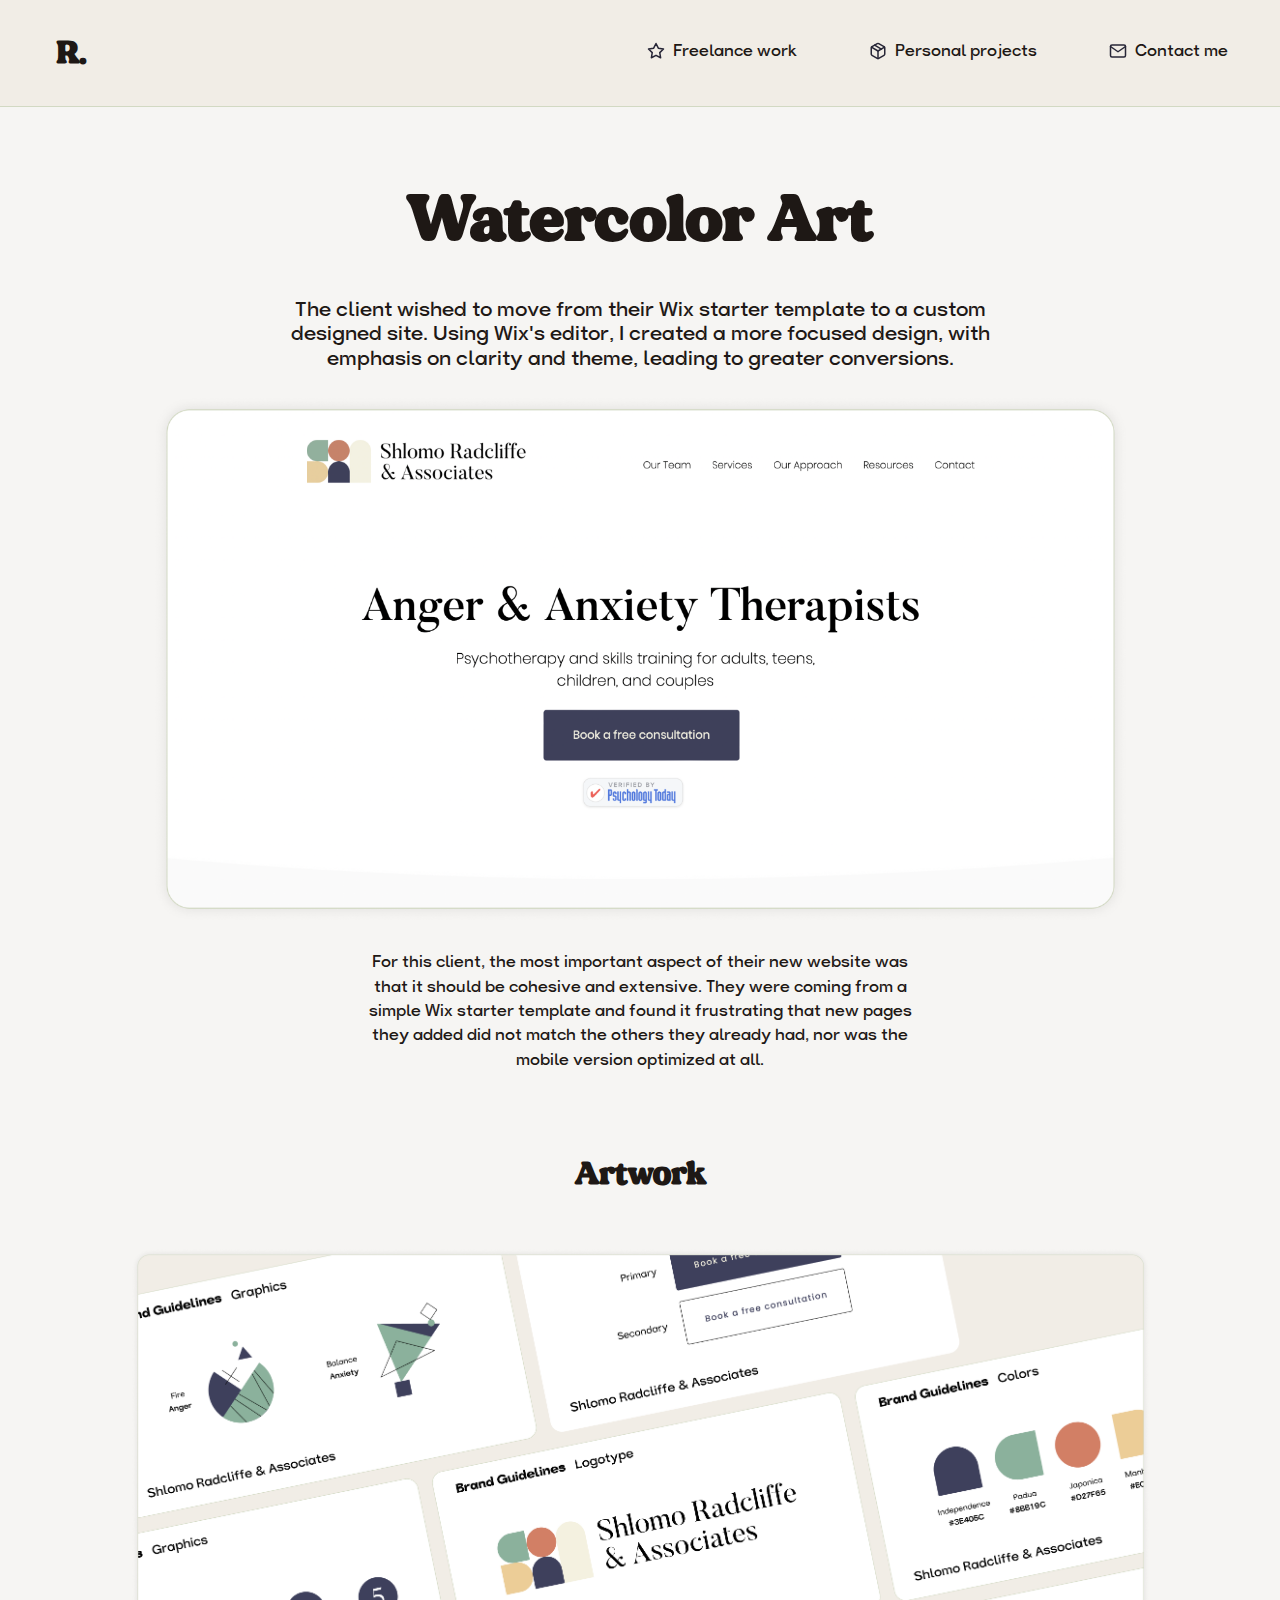
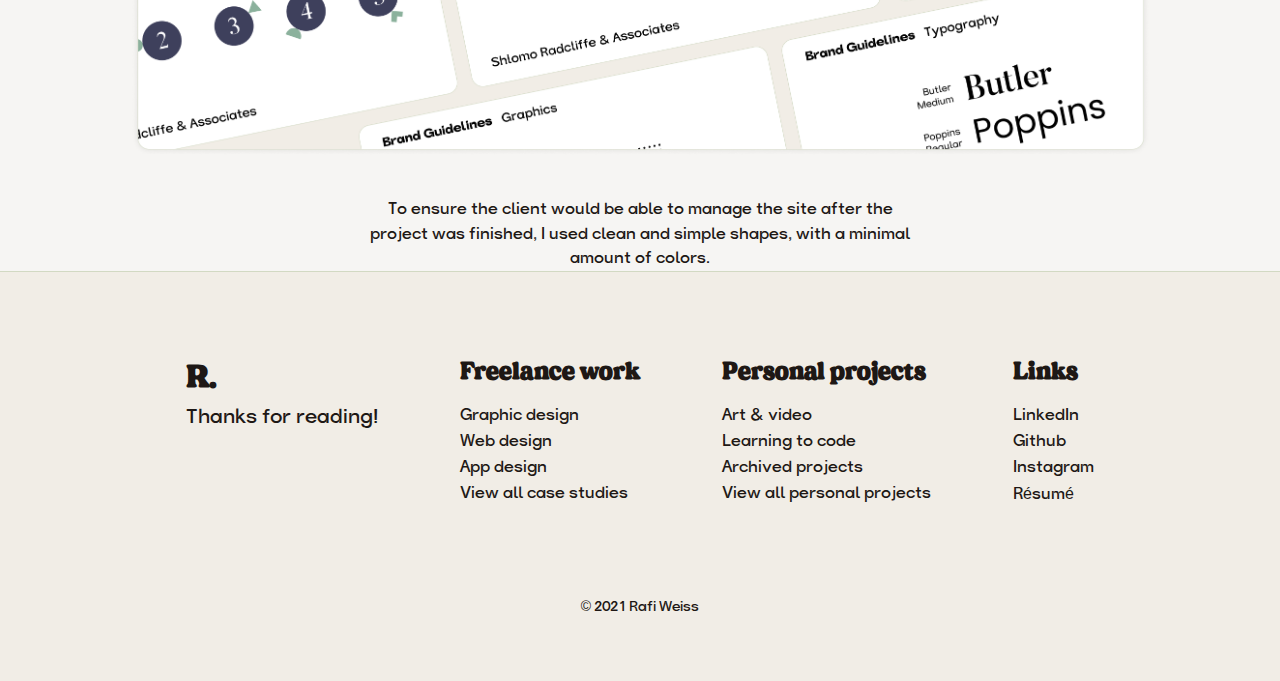
<file: watercolor.html>
<!DOCTYPE html>
<html lang="en">
	<head>
		<title>Rafi Weiss's Portfolio</title>
		<link rel="stylesheet" href="style.css" />
		<meta
			name="viewport"
			content="width=device-width,initial-scale=1,minimum-scale=1"
		/>
		<meta charset="utf-8" />
		<script src="nav.js" defer></script>
	</head>

	<body>
		<header class="primary-header flex">
			<div class="logo">
				<a href="index.html">
					<h2>R.</h2>
				</a>
			</div>

			<button
				class="mobile-nav-toggle"
				aria-controls="primary-navigation"
				aria-expanded="false"
			>
				<span class="sr-only">Menu</span>
			</button>

			<nav>
				<ul
					id="primary-navigation"
					data-visible="false"
					class="primary-navigation flex"
				>
					<li>
						<a class="icon-link" href="freelance-work.html">
							<svg
								class="link-icon"
								width="18"
								height="18"
								viewBox="0 0 18 18"
								fill="none"
								xmlns="http://www.w3.org/2000/svg"
							>
								<path
									d="M9 1.5L11.3175 6.195L16.5 6.9525L12.75 10.605L13.635 15.765L9 13.3275L4.365 15.765L5.25 10.605L1.5 6.9525L6.6825 6.195L9 1.5Z"
									stroke="#272637"
									stroke-width="1.5"
									stroke-linecap="round"
									stroke-linejoin="round"
								/>
							</svg>
							<span class="link-text">Freelance work</span>
						</a>
					</li>
					<li>
						<a class="icon-link" href="personal-projects.html">
							<svg
								class="link-icon"
								width="18"
								height="18"
								viewBox="0 0 18 18"
								fill="none"
								xmlns="http://www.w3.org/2000/svg"
							>
								<path
									d="M12.375 7.04973L5.625 3.15723"
									stroke="#272637"
									stroke-width="1.5"
									stroke-linecap="round"
									stroke-linejoin="round"
								/>
								<path
									d="M15.75 12.0004V6.00041C15.7497 5.73737 15.6803 5.47902 15.5487 5.25129C15.417 5.02355 15.2278 4.83444 15 4.70291L9.75 1.70291C9.52197 1.57126 9.2633 1.50195 9 1.50195C8.7367 1.50195 8.47803 1.57126 8.25 1.70291L3 4.70291C2.7722 4.83444 2.58299 5.02355 2.45135 5.25129C2.31971 5.47902 2.25027 5.73737 2.25 6.00041V12.0004C2.25027 12.2635 2.31971 12.5218 2.45135 12.7495C2.58299 12.9773 2.7722 13.1664 3 13.2979L8.25 16.2979C8.47803 16.4296 8.7367 16.4989 9 16.4989C9.2633 16.4989 9.52197 16.4296 9.75 16.2979L15 13.2979C15.2278 13.1664 15.417 12.9773 15.5487 12.7495C15.6803 12.5218 15.7497 12.2635 15.75 12.0004Z"
									stroke="#272637"
									stroke-width="1.5"
									stroke-linecap="round"
									stroke-linejoin="round"
								/>
								<path
									d="M2.45312 5.21973L9.00062 9.00723L15.5481 5.21973"
									stroke="#272637"
									stroke-width="1.5"
									stroke-linecap="round"
									stroke-linejoin="round"
								/>
								<path
									d="M9 16.56V9"
									stroke="#272637"
									stroke-width="1.5"
									stroke-linecap="round"
									stroke-linejoin="round"
								/>
							</svg>
							<span class="link-text">Personal projects</span>
						</a>
					</li>
					<li>
						<a class="icon-link" href="mailto:rafiweiss01@gmail.com">
							<svg
								class="link-icon"
								width="18"
								height="18"
								viewBox="0 0 18 18"
								fill="none"
								xmlns="http://www.w3.org/2000/svg"
							>
								<path
									d="M3 3H15C15.825 3 16.5 3.675 16.5 4.5V13.5C16.5 14.325 15.825 15 15 15H3C2.175 15 1.5 14.325 1.5 13.5V4.5C1.5 3.675 2.175 3 3 3Z"
									stroke="#272637"
									stroke-width="1.5"
									stroke-linecap="round"
									stroke-linejoin="round"
								/>
								<path
									d="M16.5 4.5L9 9.75L1.5 4.5"
									stroke="#272637"
									stroke-width="1.5"
									stroke-linecap="round"
									stroke-linejoin="round"
								/>
							</svg>
							<span class="link-text">Contact me</span>
						</a>
					</li>
				</ul>
				<div class="burger">
					<div class="line-1"></div>
					<div class="line-2"></div>
					<div class="line-3"></div>
				</div>
			</nav>
		</header>

		<main>
			<!----------------------- HERO ------------------------>
			<section class="subject-page-hero subject-section">
				<h1>Watercolor Art</h1>
				<p class="subject-subtitle">
					The client wished to move from their Wix starter template to a custom
					designed site. Using Wix's editor, I created a more focused design,
					with emphasis on clarity and theme, leading to greater conversions.
				</p>
				<img
					src="img/shlomo-radcliffe-and-associates/hero.png"
					alt="banner image"
					class="subject-banner"
				/>
				<p class="subject-brief">
					For this client, the most important aspect of their new website was
					that it should be cohesive and extensive. They were coming from a
					simple Wix starter template and found it frustrating that new pages
					they added did not match the others they already had, nor was the
					mobile version optimized at all.
				</p>
			</section>

			<!----------------------- ARTWORK ------------------------>
			<section class="subject-section gallery-section">
				<h2>Artwork</h2>
				<img
					src="img/shlomo-radcliffe-and-associates/brand guidelines.png"
					alt="banner image"
					class="subject-banner"
				/>
				<p class="subject-brief">
					To ensure the client would be able to manage the site after the
					project was finished, I used clean and simple shapes, with a minimal
					amount of colors.
				</p>
			</section>
		</main>

		<footer>
			<div class="footer-flex">
				<div class="footer-column">
					<h2>R.</h2>
					<p>Thanks for reading!</p>
				</div>
				<div class="footer-column">
					<h3>Freelance work</h3>
					<ul class="footer-social-links">
						<li>
							<a href="freelance-work.html">Graphic design</a>
						</li>
						<li>
							<a href="freelance-work.html">Web design</a>
						</li>
						<li>
							<a href="freelance-work.html">App design</a>
						</li>
						<li>
							<a href="freelance-work.html">View all case studies</a>
						</li>
					</ul>
				</div>
				<div class="footer-column">
					<h3>Personal projects</h3>
					<ul class="footer-info-links">
						<li>
							<a href="personal-projects.html">Art & video</a>
						</li>
						<li>
							<a href="personal-projects.html">Learning to code</a>
						</li>
						<li>
							<a href="personal-projects.html">Archived projects</a>
						</li>
						<li>
							<a href="personal-projects.html">View all personal projects</a>
						</li>
					</ul>
				</div>
				<div class="footer-column">
					<h3>Links</h3>
					<ul class="footer-contact-links">
						<li>
							<a href="https://www.linkedin.com/in/rafi-weiss-417165144/"
								>LinkedIn</a
							>
						</li>
						<li>
							<a href="https://github.com/r4weiss">Github</a>
						</li>
						<li>
							<a href="https://www.instagram.com/rafi_weiss/">Instagram</a>
						</li>
						<li>
							<a href="#">Résumé</a>
						</li>
					</ul>
				</div>
			</div>
			<div class="footer-copyright">
				<p>© 2021 Rafi Weiss</p>
			</div>
		</footer>

		<!-- <script src="app.js"></script> -->
	</body>
</html>
</file>
<file: style.css>
/*
1. IMPORTS
2. COLORS
2. TEXT
3. LAYOUT
4. BUTTONS
*/

/* -------------------------    GLOBAL    -------------------------- */

@font-face {
	font-family: 'Made Dillan';
	src: url('fonts/MADE Dillan.otf');
}

@font-face {
	font-family: 'Trap-Black';
	src: url('fonts/Trap-Black.otf');
}

@font-face {
	font-family: 'Trap-SemiBold';
	src: url('fonts/Trap-SemiBold.otf');
}

:root {
	--light-tan: #f6f5f3;
	--white: #ffffff;
	--tan: #f1ede6;
	--dark-grey: #1e1815;

	--light-yellow: #f4e7b5;
	--light-red: #f1c9c8;
	--light-blue: #d5e0f1;
	--light-green: #d2d9c3;
	--light-purple: #d9cedb;
	--light-orange: #efdccd;

	--yellow: #e7d477;
	--red: #db8280;
	--blue: #9fb5da;
	--green: #88946e;
	--purple: #a288a6;
	--orange: #dba780;

	--dark-yellow: #625205;
	--dark-red: #5e2b2a;
	--dark-blue: #2c3749;
	--dark-green: #3d4628;
	--dark-purple: #473649;
	--dark-orange: #633b1d;
}

/* html {
	height: 100%;
} */

* {
	margin: 0;
	font-family: 'Trap-SemiBold', sans-serif;
	/* transition: all 0.3s ease-in-out;
	-webkit-transition: all 0.3s ease-in-out;
	-moz-transition: all 0.3s ease-in-out; */
}

body {
	background-color: #ffffff;
	color: var(--dark-grey);
	background-color: var(--light-tan);
	width: 100%;
	margin: 0px;
	padding: 0px;
	overflow-x: hidden;

	min-height: 100vh;

	display: flex;
	flex-direction: column;
}

h1 {
	font-family: 'Made Dillan', sans-serif;
	font-size: 5rem;
}

h2 {
	font-family: 'Made Dillan', sans-serif;
	font-size: 2rem;
}

h3 {
	font-family: 'Made Dillan', sans-serif;
	font-size: 1.5rem;

	color: var(--dark-grey);
}

p {
	font-size: 1.25rem;
	line-height: 1.525rem;
	color: var(--dark-grey);
}

a {
	text-decoration: none;
	color: var(--dark-grey);
}

.flex {
	display: flex;
	gap: var(--gap, 1rem);
}

.icon-link {
	display: inline-flex;
	height: 34px;
	font-size: 16px;
	text-decoration: none;
	padding: 0 12px;
	border-radius: 8px;
	margin: 0 12px;
	transition: all 0.3s ease-in-out;
	-webkit-transition: all 0.3s ease-in-out;
	-moz-transition: all 0.3s ease-in-out;
}

.link-icon,
.link-text {
	display: inline-flex;
	align-items: center;
	height: 100%;
	padding: 0 4px;
	color: var(--dark-grey);
}

.link-text {
	padding-top: 1px;
}

.icon-link:hover {
	background-color: var(--light-green);
}

.icon-link:hover .link-text {
	color: var(--dark-green);
}

.icon-link:hover .link-icon > path {
	stroke: var(--dark-green);
}

.btn-sm {
	font-size: 14.5px;
}

.btn-lg {
	font-size: 14.5px;
	color: var(--dark-grey);

	border-radius: 12px;
	background: none;
	border: var(--light-primary) 1px solid;

	display: flex;
	padding: 14px 48px;
	align-items: center;
	cursor: pointer;
}

.btn-lg img {
	margin-right: 8px;
}

.btn-lg:hover {
	border: var(--dark-grey) 1px solid;
}

.section-title {
	text-align: center;
	margin: 0px auto 32px;
	max-width: 80%;
}

.section-title img {
	width: 64px;
	margin-bottom: 10px;
}

.sr-only {
	position: absolute;
	left: -10000px;
	top: auto;
	width: 1px;
	height: 1px;
	overflow: hidden;
}

/* -----------------------------------------    MAIN NAV SECTION    -------------------------------------------- */

.logo {
	padding: 2rem;
	color: var(--dark-grey);
}

.primary-header {
	background-color: var(--tan);
	justify-content: space-between;
	align-items: center;
	padding: 0 24px;
	border-bottom: var(--light-green) solid 1px;
	/* height: 10vh; */
}

.mobile-nav-toggle {
	display: none;
}

.primary-navigation {
	list-style: none;
	padding: 0;
	margin: 0;
}

@media (max-width: 50em) {
	.primary-navigation {
		z-index: 1000;
		--gap: 6em;
		position: fixed;
		inset: 0 0 0 0;
		flex-direction: column;
		align-items: center;
		justify-content: center;
		/* padding: min(30vh, 10rem) 2em; */
		background: var(--tan);
		height: 94vh;
		top: 107px;
		transform: translateX(100%);
		transition: transform 350ms ease-in-out;
	}

	.primary-navigation[data-visible='true'] {
		transform: translateX(0%);
	}

	.mobile-nav-toggle {
		display: block;
		position: absolute;
		z-index: 9999;
		background: url(img/icons/menu-lg.svg);
		background-repeat: no-repeat;
		width: 2.5rem;
		border: 0;
		aspect-ratio: 1;
		top: 2rem;
		right: 2rem;
	}

	.mobile-nav-toggle[aria-expanded='true'] {
		background-image: url('img/icons/x-lg.svg');
		position: fixed;
		overflow-y: hidden;
	}
}

@media screen and (max-width: 748px) {
	/* body {
		width: 100%;
		height: 100%;
		margin: 0px;
		padding: 0px;
	}
	.nav-links {
		position: absolute;
		right: 0px;
		height: 90vh;
		top: 10vh;
		background-color: var(--tan);
		display: flex;
		flex-direction: column;
		align-items: center;
		justify-content: center;
		width: 100%;
		transform: translateX(100%);
		z-index: 1;
	}

	.nav-links li {
		opacity: 0;
		padding: 48px;
	}

	.burger {
		display: block;
		cursor: pointer;
	} */
}

.nav-active {
	transform: translateX(0%);
}

@keyframes nav-link-fade {
	from {
		opacity: 0;
		transform: translateX(50px);
	}
	to {
		opacity: 1;
		transform: translateX(0px);
	}
}

.toggle .line-1 {
	transform: rotate(-45deg) translate(-5px, 4.5px);
}
.toggle .line-2 {
	opacity: 0;
}
.toggle .line-3 {
	transform: rotate(45deg) translate(-5px, -4.5px);
}

/* -----------------------------------------    HERO SECTION    -------------------------------------------- */

.hero-section {
	background-color: #f1ede6;
	display: flex;
	padding-top: 100px;
	padding-bottom: 120px;
	justify-content: center;
	align-items: center;
	flex-direction: column;
}

.name {
	font-size: 144px;
	background-image: url('img/needles.jpg');
	background-size: 500px;
	background-clip: text;
	-webkit-background-clip: text;
	-moz-background-clip: text;
	color: transparent;
	-webkit-text-fill-color: transparent;
	-moz-text-fill-color: transparent;
}

.hero-blurb {
	margin: -12px auto 24px;
	max-width: 350px;
	text-align: center;
}

.profile-photo {
	width: 92px;
	height: 92px;
	border-radius: 50%;
	margin-bottom: -12px;
}

/* ---------------    FREELANCE WORK SECTION & PERSONAL PROJECTS SECTION   ------------------- */

.freelance-work-section {
	margin-top: -36px;
	border-top-left-radius: 36px;
	border-top-right-radius: 36px;
	background-color: var(--light-tan);
	padding-top: 120px;
}

.card-container {
	display: flex;
	justify-content: center;
	flex-direction: column;
	align-items: center;
	gap: 32px;
	margin: 0 20px;
}

/* @media (max-width: 50em) {
	.work-cards {
		grid-auto-flow: row;
		grid-template-rows: 100%;
		grid-template-columns: 100%;
	}
} */

.card {
	background-color: var(--tan);
	padding: 24px 32px;
	border-radius: 24px;
	text-align: center;
	width: 60%;
	top: 0px;
	position: relative;
	overflow: hidden;
}

.card h3 {
	margin-top: 18px;
}

.card p {
	margin-top: 18px;
}

.card-overlay {
	display: flex;
	align-items: center;
	justify-content: center;
	position: absolute;
	top: 100%;
	right: 0;
	width: 100%;
	height: 100%;
	border-radius: 24px;
	transition: all 0.3s ease-in-out;
	-webkit-transition: all 0.3s ease-in-out;
	-moz-transition: all 0.3s ease-in-out;
}

.overlay-text {
	font-family: 'Trap-Black', sans-serif;
	font-size: 1.5rem;
	width: 60%;
}

.card-1 .card-overlay {
	background-color: var(--light-red);
	color: var(--dark-red);
}

.card-1:hover .card-overlay {
	top: 0%;
}

.card-2 .card-overlay {
	background-color: var(--light-blue);
	color: var(--dark-blue);
}

.card-2:hover .card-overlay {
	top: 0%;
}

.card-3 .card-overlay {
	background-color: var(--light-yellow);
	color: var(--dark-yellow);
}

.card-3:hover .card-overlay {
	top: 0%;
}

.card-4 .card-overlay {
	background-color: var(--light-orange);
	color: var(--dark-orange);
}

.card-4:hover .card-overlay {
	top: 0%;
}

.card-5 .card-overlay {
	background-color: var(--light-green);
	color: var(--dark-green);
}

.card-5:hover .card-overlay {
	top: 0%;
}

.card-6 .card-overlay {
	background-color: var(--light-purple);
	color: var(--dark-purple);
}

.card-6:hover .card-overlay {
	top: 0%;
}

@media screen and (min-width: 940px) {
	.card-container {
		justify-content: center;
		flex-direction: row;
	}

	.card {
		max-width: 260px;
	}
}

/* -----------------------------    CUSTOMER QUOTES SECTION    ----------------------------- */

.quotes-section {
	margin-top: 180px;
}

.quote-container {
	display: flex;
	justify-content: center;
	align-items: center;
	gap: 32px;
}

.quote-card {
	background-color: var(--tan);
	border-radius: 24px;
	padding: 36px;
	width: 60%;
	text-align: center;
	border: var(--light-green) 1px solid;
	box-shadow: 0 4px 8px 0 rgba(46, 45, 65, 0.02);
}

.quote {
	font-size: 2rem;
	line-height: 2.5rem;
}

.customer {
	margin-top: 16px;
	font-size: 1rem;
}

@media screen and (min-width: 940px) {
	.quote-container {
		flex-direction: row;
	}

	.quote-card {
		max-width: 650px;
	}
}

/* -----------------------------    PERSONAL PROJECTS SECTION    ----------------------------- */

.personal-projects-section {
	margin-top: 180px;
	margin-bottom: 180px;
}

/* --------------------------------------------   FOOTER   --------------------------------------------- */

footer {
	margin-top: auto;
	padding: 60px 0;
	border-top: var(--light-green) solid 1px;
	background-color: var(--tan);
}

.footer-flex {
	display: flex;
	justify-content: center;
	flex-direction: column;
	align-items: center;
	text-align: center;
}

.footer-column {
	padding: 24px 36px;
}

.footer-column p {
	margin-top: 8px;
}

.footer-column ul {
	list-style: none;
	margin-top: 16px;
	padding: 0;
}

.footer-column li {
	padding: 8px 0;
}

.footer-column a {
	font-size: 1rem;
	text-decoration: none;
	color: var(--dark-grey);
}

.footer-column a:hover {
	color: var(--green);
}

.footer-copyright p {
	margin-top: 64px;
	text-align: center;
	font-size: 14px;
	color: var(--dark-grey);
}

@media screen and (min-width: 940px) {
	.footer-flex {
		flex-direction: row;
		align-items: flex-start;
		text-align: left;
		justify-content: space-evenly;
		width: 80%;
		margin: auto;
	}

	.footer-column {
		padding: 24px 24px;
	}

	.footer-column li {
		padding: 4px 0;
	}
}

/* --------------------------------   FILTERS   ---------------------------------- */

.page-filter {
	text-align: center;
	margin-top: 48px;
}

.page-filter p {
	margin-bottom: 8px;
	font-size: 1rem;
}

.filter-list {
	display: flex;
	list-style: none;
	justify-content: center;
	align-items: center;
	padding: 0;
	/* justify-content: space-evenly; */
}

.filter-option {
	margin: 0 8px;
	border-radius: 8px;
	padding: 9px 12px 8px;
	cursor: pointer;
	border: var(--light-green) solid 1px;
}

.filter-option:hover {
	color: var(--green);
}

.filter-active {
	color: var(--dark-green);
	background-color: var(--light-green);
}

/* --------------------------------   FREELANCE WORK PAGE  ---------------------------------- */

.page-title {
	display: flex;
	align-items: center;
	justify-content: center;
	margin: 60px 12px 24px;
	text-align: center;
	flex-direction: column;
	line-height: 5rem;
}

.page-title h1 {
	font-size: 4rem;
	line-height: 4rem;
}

.page-title-text {
	margin-top: 24px;
}

.page-title img {
	width: 64px;
	height: 64px;
	margin-right: 24px;
}

.case-study-list {
	margin: 80px auto 180px;
	/* width: 70%; */
}

.case-study-list ul {
	padding: 0;
	list-style: none;
}

.case-study.hide {
	display: none;
}

.case-study a {
	display: flex;
	flex-direction: column;
	background: var(--tan);
	padding: 36px 36px;
	border-radius: 24px;
	margin: 0 auto 24px;
	width: 70%;
	top: 0px;
	position: relative;
	overflow: hidden;
}

.case-study-title p {
	margin-top: 12px;
}

.case-study-logo {
	max-width: 200px;
	margin-bottom: 24px;
}

img.contain {
	object-fit: contain;
}

.case-study-overlay {
	display: flex;
	align-items: center;
	justify-content: center;
	position: absolute;
	top: 100%;
	right: 0;
	height: 100%;
	width: 100%;
	border-radius: 24px;
	text-align: center;
	transition: all 0.3s ease-in-out;
	-webkit-transition: all 0.3s ease-in-out;
	-moz-transition: all 0.3s ease-in-out;
}

.case-study-overlay {
	background-color: var(--light-green);
	color: var(--dark-green);
}

.case-study:hover .case-study-overlay {
	top: 0%;
}

/* 
@media screen and (max-width: 600px) {
	.page-title {
		margin-top: 48px;
	}

	.case-study {
		text-align: center;
		padding: 36px 12px;
		align-items: center;
	}
} */

@media screen and (min-width: 1090px) {
	.case-study a {
		justify-content: space-between;
		flex-direction: row;
		padding: 36px 72px;
		width: 60%;
	}

	.case-study-overlay {
		transition: top 0.3.5s ease-in-out;
		-webkit-transition: top 0.3.5s ease-in-out;
		-moz-transition: top 0.3.5s ease-in-out;
	}

	.case-study-title {
		margin-right: 50px;
	}

	.case-study-logo {
		order: 1;
		margin-bottom: 0;
	}
}

@media screen and (min-width: 900px) {
	.page-title {
		align-items: center;
		justify-content: center;
		margin: 110px 0 24px 0;
		flex-direction: row;
		text-align: left;
	}

	.page-title h1 {
		font-size: 5rem;
		line-height: 5rem;
	}

	.page-title-text {
		margin-top: 0;
	}
}

/* --------------------------------   CASE STUDY PAGE  ---------------------------------- */

.case-study-page-hero h1 {
	font-size: 4rem;
	line-height: 4rem;
	text-align: center;
	margin: 80px auto 48px;
	width: 90%;
}

.case-study-section h2 {
	margin-bottom: 24px;
}

.case-study-subtitle {
	text-align: center;
	max-width: 80%;
	margin: auto;
	padding: 0 5% 0;
}

.case-study-banner {
	object-fit: contain;
	min-height: 250px;
	width: 90%;
	margin: 12px auto 12px;
}

.case-study-brief {
	text-align: center;
	width: 85%;
	margin: auto;
	font-size: 1rem;
}

.case-study-section {
	margin-top: 80px;
	text-align: center;
}

.case-study-section ul {
	list-style: none;
	padding: 0;
	margin-top: 48px;
}

.case-study-section ul li {
	display: flex;
	flex-direction: column;
	align-items: center;
	margin-top: 24px;
}

.case-study-section ul li p {
	margin-top: 24px;
	max-width: 60%;
}

.case-study-image {
	border-radius: 16px;
	border: var(--light-green) 1px solid;
	width: 100%;
	max-width: 400px;
}

.case-study-image-set p {
	font-size: 1rem;
}

.link-to-client-site {
	display: flex;
	flex-direction: column;
	align-items: center;
	text-align: center;
	margin: 48px auto 80px;
}

.link-to-client-site img {
	width: 200px;
	margin-bottom: 24px;
}

.link-to-client-site a {
	font-size: 1.25rem;
}

@media screen and (min-width: 648px) {
	.case-study-subtitle {
		max-width: 700px;
	}

	.case-study-banner {
		max-height: 550px;
	}

	.case-study-brief {
		text-align: center;
		max-width: 550px;
		margin: auto;
	}

	.case-study-image-set {
		display: flex;
		justify-content: center;
	}

	.case-study-section ul {
		margin: 24px 5% 24px;
	}

	.case-study-section ul li {
		display: flex;
		flex-direction: row;
	}

	.case-study-section ul li p {
		text-align: left;
		margin-top: 0px;
		max-width: 350px;
		margin-left: 20px;
	}

	.link-to-client-site a:hover {
		color: var(--green);
	}
}

/* ------ PERSONAL PROJECTS ------- */

/* Page title and filter is in the Freelance Work section */

.subject-list {
	margin: 80px auto 180px;
	/* width: 70%; */
}

.subject-list ul {
	padding: 0;
	list-style: none;
}

.subject.hide {
	display: none;
}

.subject a {
	display: flex;
	flex-direction: column;
	background: var(--tan);
	padding: 36px 36px;
	border-radius: 24px;
	margin: 0 auto 24px;
	width: 70%;
	top: 0px;
	position: relative;
	overflow: hidden;
}

.subject-title p {
	margin-top: 12px;
}

.subject-logo {
	max-width: 200px;
	margin-bottom: 24px;
}

.subject-overlay {
	display: flex;
	align-items: center;
	justify-content: center;
	position: absolute;
	top: 100%;
	right: 0;
	height: 100%;
	width: 100%;
	border-radius: 24px;
	text-align: center;
	transition: all 0.3s ease-in-out;
	-webkit-transition: all 0.3s ease-in-out;
	-moz-transition: all 0.3s ease-in-out;
}

.subject-overlay {
	background-color: var(--light-green);
	color: var(--dark-green);
}

.subject:hover .subject-overlay {
	top: 0%;
}

@media screen and (min-width: 1090px) {
	.subject a {
		justify-content: space-between;
		flex-direction: row;
		padding: 36px 72px;
		width: 60%;
	}

	.subject-overlay {
		transition: top 0.3.5s ease-in-out;
		-webkit-transition: top 0.3.5s ease-in-out;
		-moz-transition: top 0.3.5s ease-in-out;
	}

	.subject-title {
		margin-right: 50px;
	}

	.subject-logo {
		order: 1;
		margin-bottom: 0;
	}
}

@media screen and (min-width: 900px) {
	.page-title {
		align-items: center;
		justify-content: center;
		margin: 110px 0 24px 0;
		flex-direction: row;
		text-align: left;
	}

	.page-title h1 {
		font-size: 5rem;
		line-height: 5rem;
	}

	.page-title-text {
		margin-top: 0;
	}
}

/*  ------- PERSONAL PROJECTS SUBJECT PAGE --------- */

.subject-page-hero h1 {
	font-size: 4rem;
	line-height: 4rem;
	text-align: center;
	margin: 80px auto 48px;
	width: 90%;
}

.subject-section h2 {
	margin-bottom: 24px;
}

.subject-subtitle {
	text-align: center;
	max-width: 80%;
	margin: auto;
	padding: 0 5% 0;
}

.subject-banner {
	object-fit: contain;
	min-height: 250px;
	width: 90%;
	margin: 12px auto 12px;
}

.subject-brief {
	text-align: center;
	width: 85%;
	margin: auto;
	font-size: 1rem;
}

.subject-section {
	margin-top: 80px;
	text-align: center;
}

.subject-section ul {
	list-style: none;
	padding: 0;
	margin-top: 48px;
}

.subject-section ul li {
	display: flex;
	flex-direction: column;
	align-items: center;
	margin-top: 24px;
}

.subject-section ul li p {
	margin-top: 24px;
	max-width: 60%;
}

.subject-image {
	border-radius: 16px;
	border: var(--light-green) 1px solid;
	width: 100%;
	max-width: 400px;
}

.subject-image-set p {
	font-size: 1rem;
}

.link-to-client-site {
	display: flex;
	flex-direction: column;
	align-items: center;
	text-align: center;
	margin: 48px auto 80px;
}

.link-to-client-site img {
	width: 200px;
	margin-bottom: 24px;
}

.link-to-client-site a {
	font-size: 1.25rem;
}

@media screen and (min-width: 648px) {
	.subject-subtitle {
		max-width: 700px;
	}

	.subject-banner {
		max-height: 550px;
	}

	.subject-brief {
		text-align: center;
		max-width: 550px;
		margin: auto;
	}

	.subject-image-set {
		display: flex;
		justify-content: center;
	}

	.subject-section ul {
		margin: 24px 5% 24px;
	}

	.subject-section ul li {
		display: flex;
		flex-direction: row;
	}

	.subject-section ul li p {
		text-align: left;
		margin-top: 0px;
		max-width: 350px;
		margin-left: 20px;
	}

	.link-to-client-site a:hover {
		color: var(--green);
	}
}
</file>
